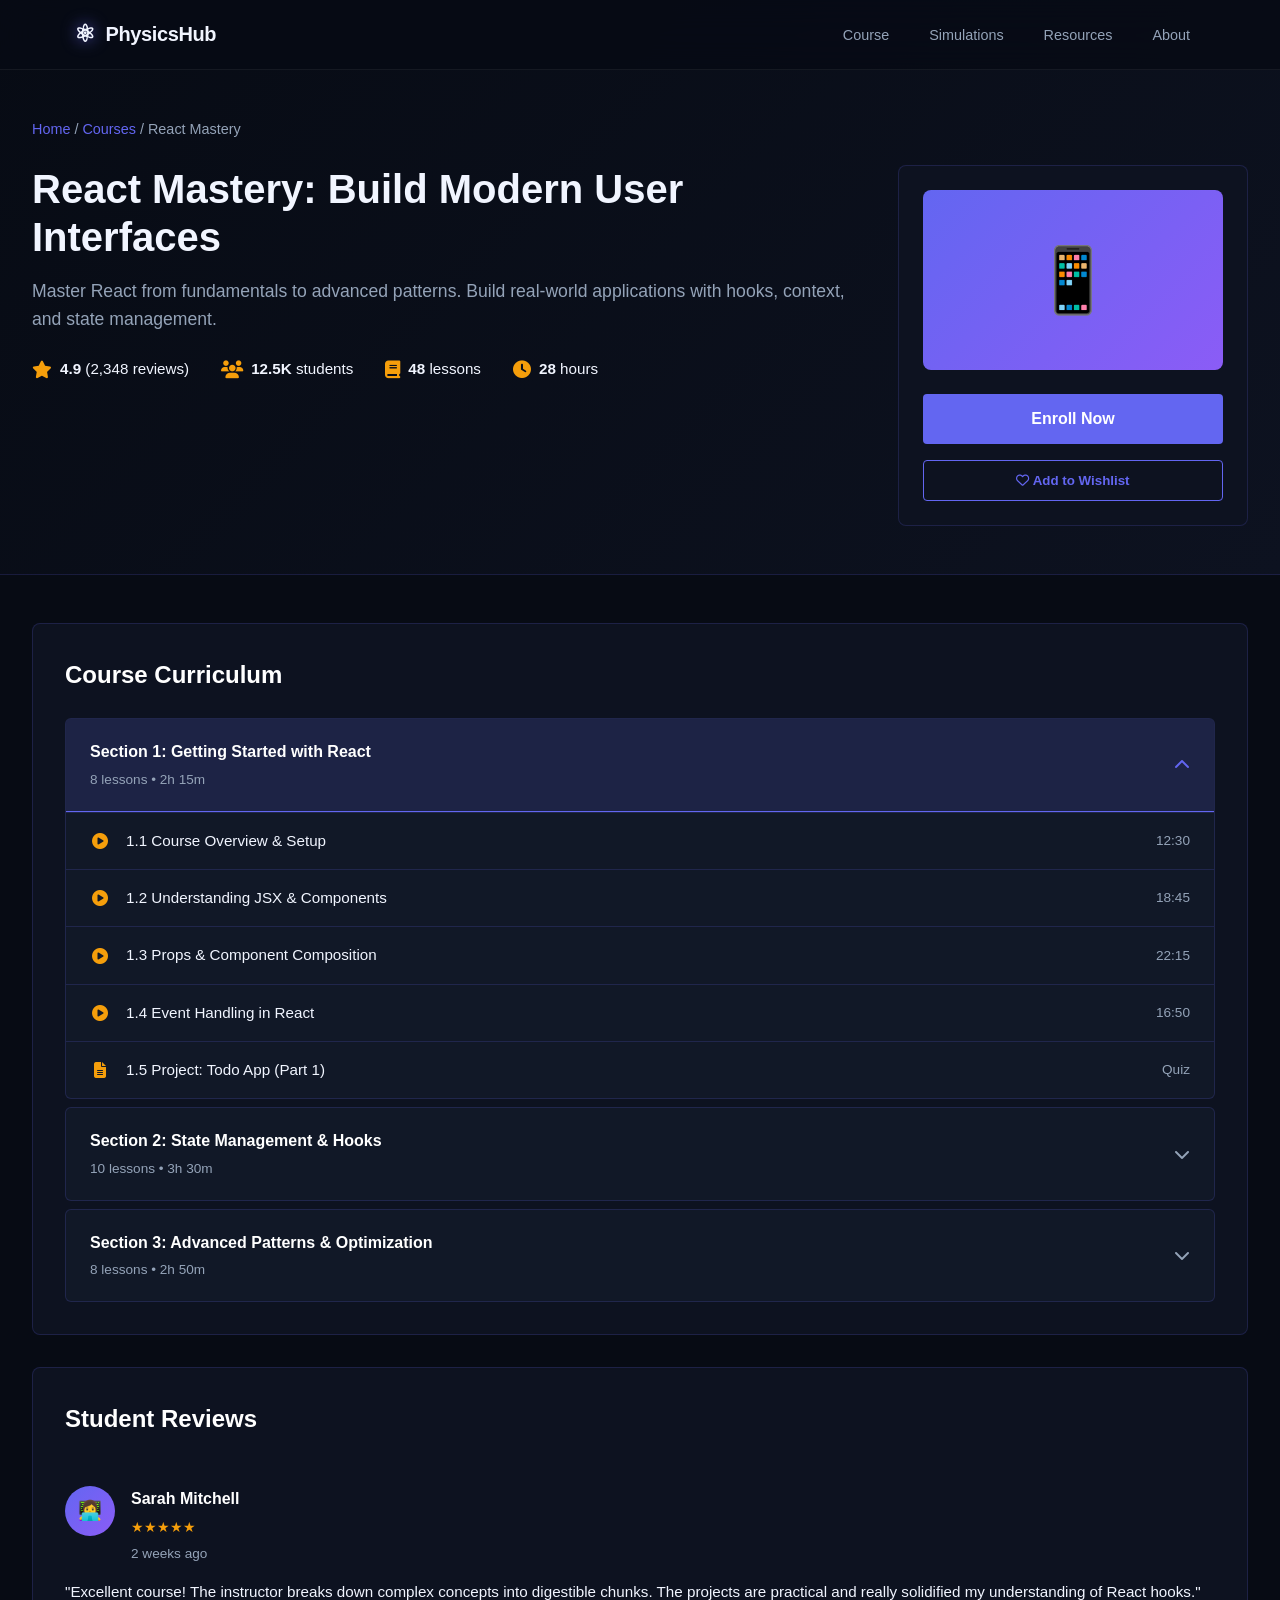
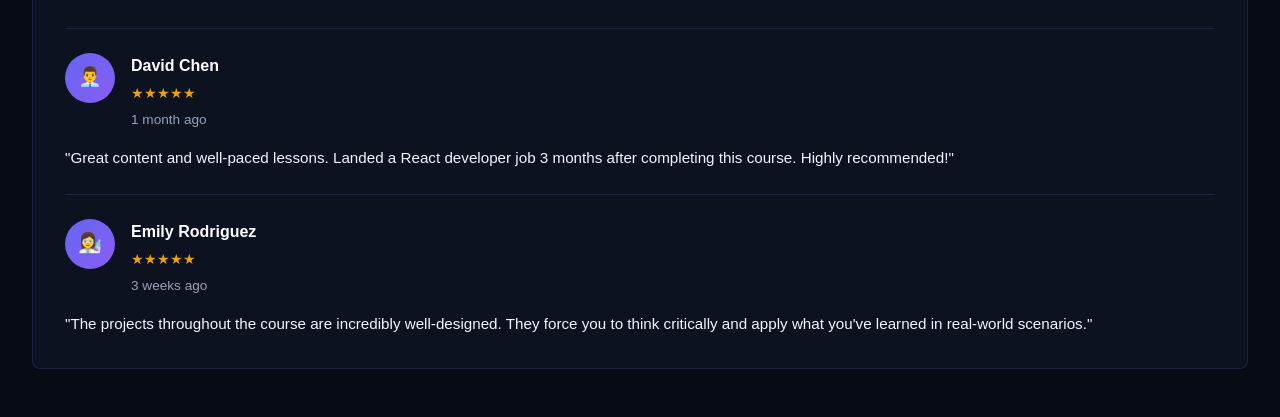
<file: course-detail.html>
<!DOCTYPE html>
<html lang="en">
<head>
    <meta charset="UTF-8">
    <meta name="viewport" content="width=device-width, initial-scale=1.0">
    <title>React Mastery: Build Modern UIs – LearnHub</title>
    <link rel="stylesheet" href="https://cdnjs.cloudflare.com/ajax/libs/font-awesome/6.4.0/css/all.min.css">
    <style>
        * {
            margin: 0;
            padding: 0;
            box-sizing: border-box;
        }

        :root {
            --bg-primary: #070b14;
            --bg-secondary: #0d1220;
            --bg-tertiary: #111827;
            --accent-primary: #6366f1;
            --accent-secondary: #f59e0b;
            --text-primary: #f1f5ff;
            --text-secondary: #94a3b8;
            --border: rgba(99, 102, 241, 0.18);
            --transition: all 0.3s cubic-bezier(0.25, 0.46, 0.45, 0.94);
        }

        :root.light {
            --bg-primary: #f5f5f5;
            --bg-secondary: #ffffff;
            --bg-tertiary: #ebebeb;
            --accent-primary: #4f46e5;
            --accent-secondary: #d97706;
            --text-primary: #1a1a1a;
            --text-secondary: #555555;
            --border: #d0d0d0;
        }

        .theme-toggle {
            width: 38px;
            height: 38px;
            border-radius: 50%;
            background: var(--bg-tertiary);
            border: 1px solid var(--border);
            color: var(--text-primary);
            cursor: pointer;
            display: flex;
            align-items: center;
            justify-content: center;
            font-size: 1rem;
            transition: var(--transition);
            flex-shrink: 0;
        }

        .theme-toggle:hover {
            border-color: var(--accent-primary);
            color: var(--accent-primary);
        }

        body {
            font-family: -apple-system, BlinkMacSystemFont, 'Segoe UI', Roboto, Oxygen, Ubuntu, Cantarell, sans-serif;
            background-color: var(--bg-primary);
            color: var(--text-primary);
            line-height: 1.6;
        }

        /* Navbar */
        .navbar {
            position: fixed;
            top: 0; left: 0; right: 0;
            z-index: 1000;
            height: 70px;
            background: rgba(7, 11, 20, 0.8);
            backdrop-filter: blur(18px);
            border-bottom: 1px solid rgba(255, 255, 255, 0.06);
            transition: background 0.3s, box-shadow 0.3s;
        }

        .navbar.scrolled {
            background: rgba(7, 11, 20, 0.96);
            box-shadow: 0 4px 32px rgba(0, 0, 0, 0.4);
        }

        .nav-container {
            max-width: 1180px;
            margin: 0 auto;
            padding: 0 24px;
            height: 100%;
            display: flex;
            align-items: center;
            justify-content: space-between;
        }

        .nav-logo {
            display: flex;
            align-items: center;
            gap: 10px;
            font-family: 'Space Grotesk', sans-serif;
            font-weight: 700;
            font-size: 1.25rem;
            letter-spacing: -0.02em;
            color: var(--text-primary);
            text-decoration: none;
            transition: opacity 0.2s;
        }

        .nav-logo:hover { opacity: 0.85; }

        .logo-icon {
            font-size: 1.5rem;
            filter: drop-shadow(0 0 8px rgba(99, 102, 241, 0.8));
            animation: atomSpin 12s linear infinite;
        }

        @keyframes atomSpin {
            from { filter: drop-shadow(0 0 8px rgba(99,102,241,0.8)) hue-rotate(0deg); }
            to   { filter: drop-shadow(0 0 8px rgba(139,92,246,0.8)) hue-rotate(360deg); }
        }

        .nav-links {
            display: flex;
            align-items: center;
            gap: 8px;
            list-style: none;
        }

        .nav-link {
            padding: 6px 16px;
            border-radius: 999px;
            font-size: 0.9rem;
            font-weight: 500;
            color: var(--text-secondary);
            transition: color 0.2s, background 0.2s;
            text-decoration: none;
        }

        .nav-link:hover {
            color: var(--text-primary);
            background: rgba(255, 255, 255, 0.07);
        }

        .nav-toggle {
            display: none;
            flex-direction: column;
            gap: 5px;
            padding: 8px;
            background: none;
            border: none;
            cursor: pointer;
        }

        .nav-toggle span {
            display: block;
            width: 22px; height: 2px;
            background: var(--text-primary);
            border-radius: 2px;
            transition: transform 0.3s, opacity 0.3s;
        }

        /* Course Header */
        .course-header {
            background: linear-gradient(135deg, #070b14 0%, #0d1220 100%);
            padding: 3rem 2rem;
            padding-top: calc(70px + 3rem);
            border-bottom: 1px solid var(--border);
        }

        .course-header-container {
            max-width: 1280px;
            margin: 0 auto;
        }

        .breadcrumb {
            color: var(--text-secondary);
            font-size: 0.9rem;
            margin-bottom: 1.5rem;
        }

        .breadcrumb a {
            color: var(--accent-primary);
            text-decoration: none;
            transition: var(--transition);
        }

        .breadcrumb a:hover {
            text-decoration: underline;
        }

        .course-header-content {
            display: grid;
            grid-template-columns: 1fr 350px;
            gap: 2rem;
        }

        .course-header-left h1 {
            font-size: 2.5rem;
            margin-bottom: 1rem;
            line-height: 1.2;
        }

        .course-header-left p {
            font-size: 1.1rem;
            color: var(--text-secondary);
            margin-bottom: 1.5rem;
        }

        .course-header-meta {
            display: flex;
            gap: 2rem;
            margin-bottom: 1.5rem;
            flex-wrap: wrap;
        }

        .meta-item {
            display: flex;
            align-items: center;
            gap: 0.5rem;
        }

        .meta-item i {
            color: var(--accent-secondary);
            font-size: 1.1rem;
        }

        .meta-item span {
            font-size: 0.95rem;
        }

        .course-header-right {
            background-color: var(--bg-secondary);
            border: 1px solid var(--border);
            border-radius: 8px;
            padding: 1.5rem;
            height: fit-content;
            text-align: center;
        }

        .course-thumbnail {
            width: 100%;
            height: 180px;
            background: linear-gradient(135deg, #6366f1, #8b5cf6);
            border-radius: 8px;
            display: flex;
            align-items: center;
            justify-content: center;
            font-size: 4rem;
            margin-bottom: 1.5rem;
        }

        .course-price-large {
            font-size: 2rem;
            font-weight: 700;
            color: var(--accent-primary);
            margin-bottom: 0.5rem;
        }

        .original-price {
            font-size: 0.95rem;
            color: var(--text-secondary);
            text-decoration: line-through;
            margin-bottom: 1rem;
        }

        .btn-enroll {
            width: 100%;
            padding: 1rem;
            background: var(--accent-primary);
            color: white;
            border: none;
            border-radius: 4px;
            font-weight: 600;
            font-size: 1rem;
            cursor: pointer;
            transition: var(--transition);
            margin-bottom: 1rem;
        }

        .btn-enroll:hover {
            background: #4f46e5;
            transform: translateY(-2px);
            box-shadow: 0 8px 20px rgba(99, 102, 241, 0.3);
        }

        .btn-wishlist {
            width: 100%;
            padding: 0.75rem;
            background: transparent;
            color: var(--accent-primary);
            border: 1px solid var(--accent-primary);
            border-radius: 4px;
            font-weight: 600;
            cursor: pointer;
            transition: var(--transition);
        }

        .btn-wishlist:hover {
            background: rgba(99, 102, 241, 0.1);
        }

        /* Main Content */
        .course-content {
            max-width: 1280px;
            margin: 0 auto;
            padding: 3rem 2rem;
            display: grid;
            grid-template-columns: 1fr;
            gap: 2rem;
        }

        .content-left {
            display: flex;
            flex-direction: column;
            gap: 2rem;
        }

        .section-card {
            background-color: var(--bg-secondary);
            border: 1px solid var(--border);
            border-radius: 8px;
            padding: 2rem;
        }

        .section-title {
            font-size: 1.5rem;
            font-weight: 700;
            margin-bottom: 1.5rem;
            color: white;
        }

        /* Video Placeholder */
        .video-placeholder {
            width: 100%;
            aspect-ratio: 16 / 9;
            background: linear-gradient(135deg, rgba(99, 102, 241, 0.3), rgba(139, 92, 246, 0.3));
            border: 2px dashed var(--border);
            border-radius: 8px;
            display: flex;
            flex-direction: column;
            align-items: center;
            justify-content: center;
            gap: 1rem;
            color: var(--text-secondary);
            cursor: pointer;
            transition: var(--transition);
        }

        .video-placeholder:hover {
            border-color: var(--accent-primary);
            background: linear-gradient(135deg, rgba(99, 102, 241, 0.4), rgba(139, 92, 246, 0.4));
        }

        .video-placeholder i {
            font-size: 3rem;
            color: var(--accent-primary);
        }

        /* What You'll Learn */
        .learn-list {
            display: grid;
            grid-template-columns: repeat(auto-fit, minmax(280px, 1fr));
            gap: 1rem;
        }

        .learn-item {
            display: flex;
            gap: 1rem;
            padding: 1rem;
            background-color: var(--bg-tertiary);
            border-radius: 6px;
        }

        .learn-item i {
            color: var(--accent-secondary);
            font-size: 1.2rem;
            flex-shrink: 0;
            margin-top: 2px;
        }

        .learn-item span {
            font-size: 0.95rem;
        }

        /* Curriculum Accordion */
        .curriculum-wrapper {
            display: flex;
            flex-direction: column;
            gap: 0.5rem;
        }

        .curriculum-section {
            background-color: var(--bg-tertiary);
            border: 1px solid var(--border);
            border-radius: 6px;
            overflow: hidden;
        }

        .curriculum-header {
            padding: 1.25rem 1.5rem;
            cursor: pointer;
            display: flex;
            justify-content: space-between;
            align-items: center;
            transition: var(--transition);
        }

        .curriculum-header:hover {
            background-color: rgba(99, 102, 241, 0.1);
        }

        .curriculum-header.active {
            background-color: rgba(99, 102, 241, 0.15);
            border-bottom: 1px solid var(--accent-primary);
        }

        .curriculum-header-left {
            display: flex;
            flex-direction: column;
            gap: 0.25rem;
        }

        .curriculum-title {
            font-weight: 600;
            color: white;
        }

        .curriculum-meta {
            font-size: 0.85rem;
            color: var(--text-secondary);
        }

        .curriculum-icon {
            color: var(--text-secondary);
            transition: transform 0.3s ease;
        }

        .curriculum-header.active .curriculum-icon {
            color: var(--accent-primary);
            transform: rotate(180deg);
        }

        .curriculum-content {
            max-height: 0;
            overflow: hidden;
            transition: max-height 0.35s ease;
        }

        .curriculum-content.active {
            max-height: 600px;
        }

        .curriculum-item {
            padding: 1rem 1.5rem;
            border-top: 1px solid var(--border);
            display: flex;
            gap: 1rem;
            align-items: center;
        }

        .curriculum-item-icon {
            color: var(--accent-secondary);
            font-size: 1rem;
            width: 20px;
            text-align: center;
        }

        .curriculum-item-title {
            flex: 1;
            color: var(--text-primary);
            font-size: 0.95rem;
        }

        .curriculum-item-duration {
            color: var(--text-secondary);
            font-size: 0.85rem;
        }

        /* Instructor Card (Sidebar) */
        .instructor-card {
            background-color: var(--bg-secondary);
            border: 1px solid var(--border);
            border-radius: 8px;
            padding: 1.5rem;
            height: fit-content;
            position: sticky;
            top: 80px;
        }

        .instructor-header {
            text-align: center;
            margin-bottom: 1.5rem;
        }

        .instructor-avatar {
            width: 80px;
            height: 80px;
            border-radius: 50%;
            background: linear-gradient(135deg, #6366f1, #8b5cf6);
            display: flex;
            align-items: center;
            justify-content: center;
            font-size: 2.5rem;
            margin: 0 auto 1rem;
        }

        .instructor-name {
            font-weight: 600;
            color: white;
            margin-bottom: 0.25rem;
            font-size: 1.1rem;
        }

        .instructor-title {
            font-size: 0.9rem;
            color: var(--text-secondary);
            margin-bottom: 1rem;
        }

        .instructor-bio {
            font-size: 0.85rem;
            color: var(--text-secondary);
            line-height: 1.5;
            border-top: 1px solid var(--border);
            border-bottom: 1px solid var(--border);
            padding: 1rem 0;
            margin-bottom: 1rem;
        }

        .instructor-stats {
            display: grid;
            grid-template-columns: 1fr 1fr;
            gap: 1rem;
            margin-bottom: 1rem;
        }

        .stat-item {
            text-align: center;
            padding: 1rem;
            background-color: var(--bg-tertiary);
            border-radius: 6px;
        }

        .stat-value {
            font-size: 1.25rem;
            font-weight: 700;
            color: var(--accent-primary);
        }

        .stat-label {
            font-size: 0.75rem;
            color: var(--text-secondary);
            text-transform: uppercase;
            margin-top: 0.25rem;
        }

        .btn-follow {
            width: 100%;
            padding: 0.75rem;
            background: transparent;
            color: var(--accent-primary);
            border: 1px solid var(--accent-primary);
            border-radius: 4px;
            font-weight: 600;
            cursor: pointer;
            transition: var(--transition);
        }

        .btn-follow:hover {
            background: rgba(99, 102, 241, 0.1);
        }

        /* Reviews */
        .review-item {
            padding: 1.5rem 0;
            border-bottom: 1px solid var(--border);
        }

        .review-item:last-child {
            border-bottom: none;
            padding-bottom: 0;
        }

        .review-item:first-child {
            padding-top: 0;
        }

        .review-header {
            display: flex;
            gap: 1rem;
            margin-bottom: 1rem;
        }

        .review-avatar {
            width: 50px;
            height: 50px;
            border-radius: 50%;
            background: linear-gradient(135deg, #6366f1, #8b5cf6);
            display: flex;
            align-items: center;
            justify-content: center;
            color: white;
            font-size: 1.2rem;
            flex-shrink: 0;
        }

        .review-info {
            flex: 1;
        }

        .review-name {
            font-weight: 600;
            color: white;
            margin-bottom: 0.25rem;
        }

        .review-stars {
            color: var(--accent-secondary);
            font-size: 0.9rem;
            margin-bottom: 0.25rem;
        }

        .review-date {
            font-size: 0.85rem;
            color: var(--text-secondary);
        }

        .review-text {
            color: var(--text-primary);
            font-size: 0.95rem;
            line-height: 1.5;
        }

        /* Responsive */
        @media (max-width: 900px) {
            .course-header-content {
                grid-template-columns: 1fr;
            }

            .course-content {
                grid-template-columns: 1fr;
            }

            .course-header-left h1 {
                font-size: 1.75rem;
            }

            .instructor-card {
                position: static;
            }

            .learn-list {
                grid-template-columns: 1fr;
            }
        }
    </style>
</head>
<body>
  <!-- ===================== NAVIGATION ===================== -->
  <nav class="navbar" id="navbar">
    <div class="nav-container">
      <a href="main.html" class="nav-logo">
        <span class="logo-icon">⚛</span>
        <span class="logo-text">PhysicsHub</span>
      </a>
      <ul class="nav-links" id="navLinks">
        <li><a href="main-course.html" class="nav-link">Course</a></li>
        <li><a href="simulations.html" class="nav-link">Simulations</a></li>
        <li><a href="main-course.html#resources" class="nav-link">Resources</a></li>
        <li><a href="main-course.html#about" class="nav-link">About</a></li>
      </ul>
      <button class="nav-toggle" id="navToggle" aria-label="Toggle menu">
        <span></span><span></span><span></span>
      </button>
    </div>
  </nav>

    <!-- Course Header -->
    <section class="course-header">
        <div class="course-header-container">
            <div class="breadcrumb">
                <a href="main-course.html">Home</a> / <a href="main-course.html#courses">Courses</a> / React Mastery
            </div>
            <div class="course-header-content">
                <div class="course-header-left">
                    <h1>React Mastery: Build Modern User Interfaces</h1>
                    <p>Master React from fundamentals to advanced patterns. Build real-world applications with hooks, context, and state management.</p>
                    <div class="course-header-meta">
                        <div class="meta-item">
                            <i class="fas fa-star"></i>
                            <span><strong>4.9</strong> (2,348 reviews)</span>
                        </div>
                        <div class="meta-item">
                            <i class="fas fa-users"></i>
                            <span><strong>12.5K</strong> students</span>
                        </div>
                        <div class="meta-item">
                            <i class="fas fa-book"></i>
                            <span><strong>48</strong> lessons</span>
                        </div>
                        <div class="meta-item">
                            <i class="fas fa-clock"></i>
                            <span><strong>28</strong> hours</span>
                        </div>
                    </div>
                </div>
                <div class="course-header-right">
                    <div class="course-thumbnail">📱</div>
                    <button class="btn-enroll">Enroll Now</button>
                    <button class="btn-wishlist"><i class="far fa-heart"></i> Add to Wishlist</button>
                </div>
            </div>
        </div>
    </section>

    <!-- Course Content + Sidebar -->
    <div class="course-content">
        <div class="content-left">

            <!-- Curriculum -->
            <div class="section-card">
                <h3 class="section-title">Course Curriculum</h3>
                <div class="curriculum-wrapper">

                    <div class="curriculum-section">
                        <div class="curriculum-header active" onclick="toggleCurriculum(this)">
                            <div class="curriculum-header-left">
                                <div class="curriculum-title">Section 1: Getting Started with React</div>
                                <div class="curriculum-meta">8 lessons • 2h 15m</div>
                            </div>
                            <i class="fas fa-chevron-down curriculum-icon"></i>
                        </div>
                        <div class="curriculum-content active">
                            <div class="curriculum-item">
                                <i class="fas fa-play-circle curriculum-item-icon"></i>
                                <span class="curriculum-item-title">1.1 Course Overview & Setup</span>
                                <span class="curriculum-item-duration">12:30</span>
                            </div>
                            <div class="curriculum-item">
                                <i class="fas fa-play-circle curriculum-item-icon"></i>
                                <span class="curriculum-item-title">1.2 Understanding JSX & Components</span>
                                <span class="curriculum-item-duration">18:45</span>
                            </div>
                            <div class="curriculum-item">
                                <i class="fas fa-play-circle curriculum-item-icon"></i>
                                <span class="curriculum-item-title">1.3 Props & Component Composition</span>
                                <span class="curriculum-item-duration">22:15</span>
                            </div>
                            <div class="curriculum-item">
                                <i class="fas fa-play-circle curriculum-item-icon"></i>
                                <span class="curriculum-item-title">1.4 Event Handling in React</span>
                                <span class="curriculum-item-duration">16:50</span>
                            </div>
                            <div class="curriculum-item">
                                <i class="fas fa-file-alt curriculum-item-icon"></i>
                                <span class="curriculum-item-title">1.5 Project: Todo App (Part 1)</span>
                                <span class="curriculum-item-duration">Quiz</span>
                            </div>
                        </div>
                    </div>

                    <div class="curriculum-section">
                        <div class="curriculum-header" onclick="toggleCurriculum(this)">
                            <div class="curriculum-header-left">
                                <div class="curriculum-title">Section 2: State Management & Hooks</div>
                                <div class="curriculum-meta">10 lessons • 3h 30m</div>
                            </div>
                            <i class="fas fa-chevron-down curriculum-icon"></i>
                        </div>
                        <div class="curriculum-content">
                            <div class="curriculum-item">
                                <i class="fas fa-play-circle curriculum-item-icon"></i>
                                <span class="curriculum-item-title">2.1 Introduction to Hooks</span>
                                <span class="curriculum-item-duration">20:00</span>
                            </div>
                            <div class="curriculum-item">
                                <i class="fas fa-play-circle curriculum-item-icon"></i>
                                <span class="curriculum-item-title">2.2 useState Hook Explained</span>
                                <span class="curriculum-item-duration">25:30</span>
                            </div>
                            <div class="curriculum-item">
                                <i class="fas fa-play-circle curriculum-item-icon"></i>
                                <span class="curriculum-item-title">2.3 useEffect & Side Effects</span>
                                <span class="curriculum-item-duration">28:15</span>
                            </div>
                            <div class="curriculum-item">
                                <i class="fas fa-play-circle curriculum-item-icon"></i>
                                <span class="curriculum-item-title">2.4 Custom Hooks</span>
                                <span class="curriculum-item-duration">19:45</span>
                            </div>
                        </div>
                    </div>

                    <div class="curriculum-section">
                        <div class="curriculum-header" onclick="toggleCurriculum(this)">
                            <div class="curriculum-header-left">
                                <div class="curriculum-title">Section 3: Advanced Patterns & Optimization</div>
                                <div class="curriculum-meta">8 lessons • 2h 50m</div>
                            </div>
                            <i class="fas fa-chevron-down curriculum-icon"></i>
                        </div>
                        <div class="curriculum-content">
                            <div class="curriculum-item">
                                <i class="fas fa-play-circle curriculum-item-icon"></i>
                                <span class="curriculum-item-title">3.1 Context API & Provider Pattern</span>
                                <span class="curriculum-item-duration">24:00</span>
                            </div>
                            <div class="curriculum-item">
                                <i class="fas fa-play-circle curriculum-item-icon"></i>
                                <span class="curriculum-item-title">3.2 Memoization with useMemo & useCallback</span>
                                <span class="curriculum-item-duration">22:10</span>
                            </div>
                            <div class="curriculum-item">
                                <i class="fas fa-play-circle curriculum-item-icon"></i>
                                <span class="curriculum-item-title">3.3 Error Boundaries & Suspense</span>
                                <span class="curriculum-item-duration">18:30</span>
                            </div>
                        </div>
                    </div>

                </div>
            </div>

            <!-- Reviews -->
            <div class="section-card">
                <h3 class="section-title">Student Reviews</h3>

                <div class="review-item">
                    <div class="review-header">
                        <div class="review-avatar">👩‍💻</div>
                        <div class="review-info">
                            <div class="review-name">Sarah Mitchell</div>
                            <div class="review-stars">★★★★★</div>
                            <div class="review-date">2 weeks ago</div>
                        </div>
                    </div>
                    <div class="review-text">"Excellent course! The instructor breaks down complex concepts into digestible chunks. The projects are practical and really solidified my understanding of React hooks."</div>
                </div>

                <div class="review-item">
                    <div class="review-header">
                        <div class="review-avatar">👨‍💼</div>
                        <div class="review-info">
                            <div class="review-name">David Chen</div>
                            <div class="review-stars">★★★★★</div>
                            <div class="review-date">1 month ago</div>
                        </div>
                    </div>
                    <div class="review-text">"Great content and well-paced lessons. Landed a React developer job 3 months after completing this course. Highly recommended!"</div>
                </div>

                <div class="review-item">
                    <div class="review-header">
                        <div class="review-avatar">👩‍🔬</div>
                        <div class="review-info">
                            <div class="review-name">Emily Rodriguez</div>
                            <div class="review-stars">★★★★★</div>
                            <div class="review-date">3 weeks ago</div>
                        </div>
                    </div>
                    <div class="review-text">"The projects throughout the course are incredibly well-designed. They force you to think critically and apply what you've learned in real-world scenarios."</div>
                </div>
            </div>

        </div>

    </div>

    <script>
        // Theme — syncs with landing page via localStorage
        const root = document.documentElement;
        const savedTheme = localStorage.getItem('learnhub-theme') || 'dark';
        if (savedTheme === 'light') root.classList.add('light');
        function updateThemeIcon() {
            const isLight = root.classList.contains('light');
            document.getElementById('themeIcon').className = isLight ? 'fas fa-moon' : 'fas fa-sun';
        }
        updateThemeIcon();
        function toggleTheme() {
            root.classList.toggle('light');
            localStorage.setItem('learnhub-theme', root.classList.contains('light') ? 'light' : 'dark');
            updateThemeIcon();
        }

        function toggleCurriculum(header) {
            const content = header.nextElementSibling;
            const isActive = header.classList.contains('active');

            document.querySelectorAll('.curriculum-header').forEach(h => {
                h.classList.remove('active');
                h.nextElementSibling.classList.remove('active');
            });

            if (!isActive) {
                header.classList.add('active');
                content.classList.add('active');
            }
        }
    </script>
</body>
</html>
</file>
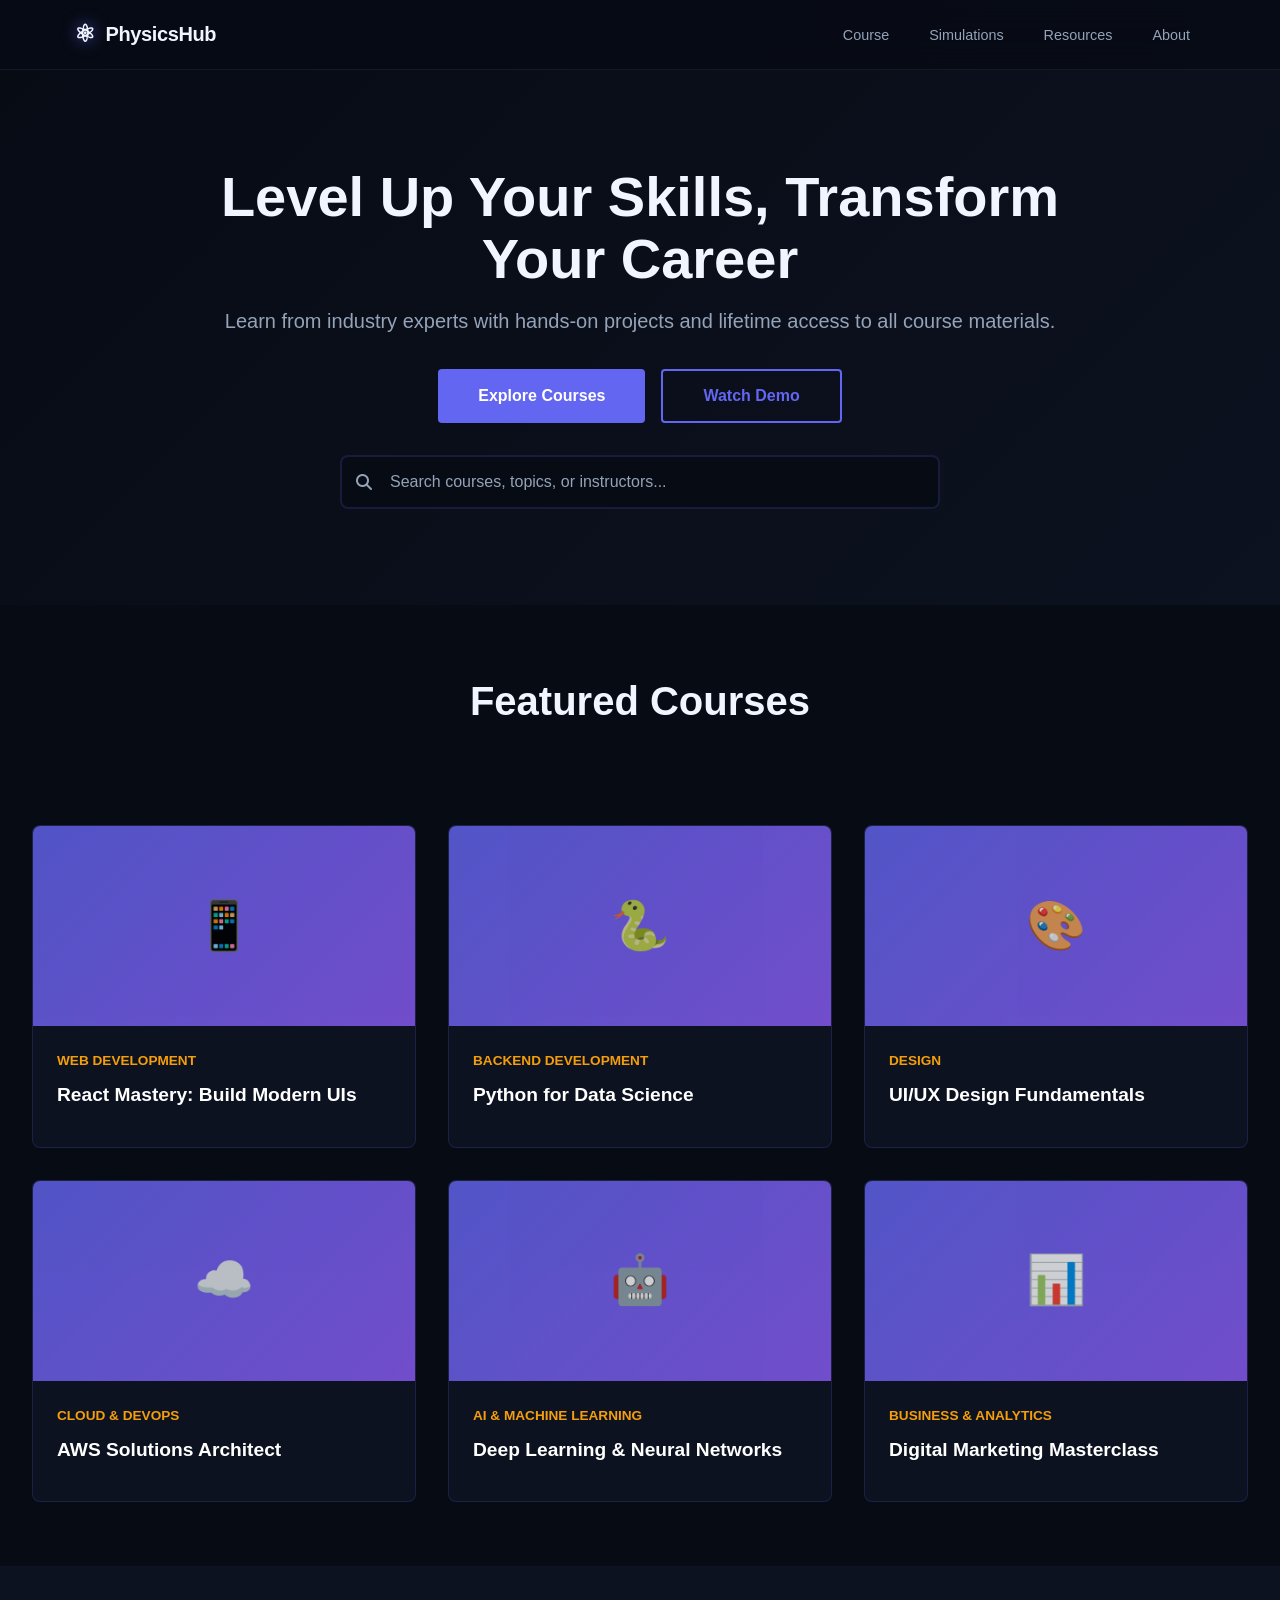
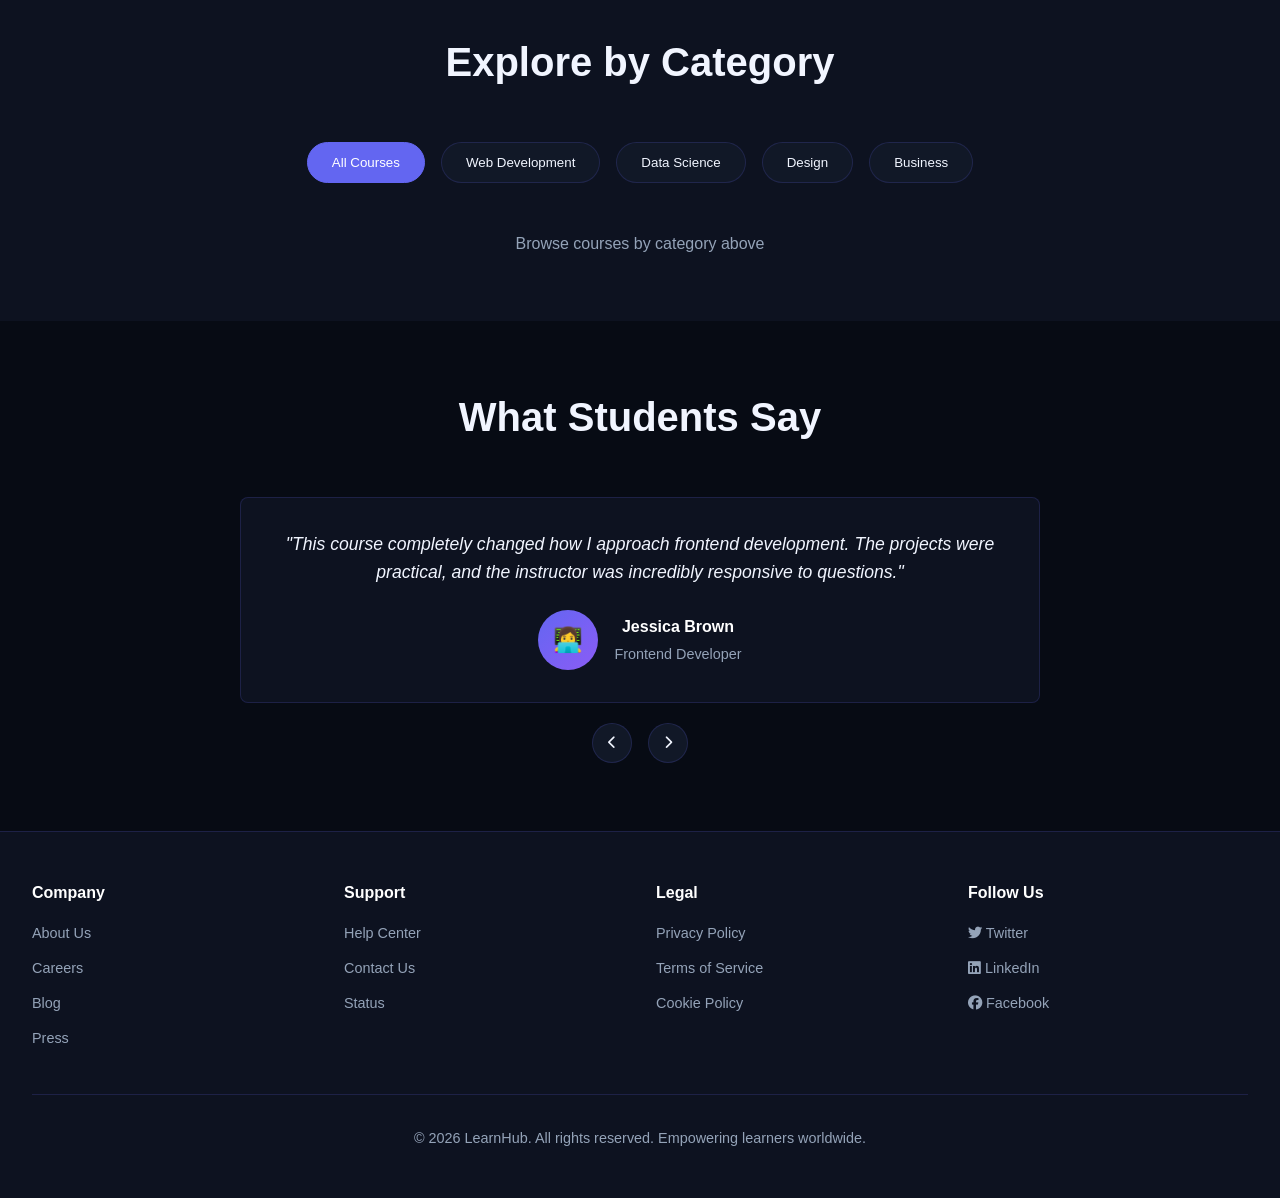
<file: main-course.html>
<!DOCTYPE html>
<html lang="en">
<head>
    <meta charset="UTF-8">
    <meta name="viewport" content="width=device-width, initial-scale=1.0">
    <title>LearnHub – Online Course Platform</title>
    <link rel="stylesheet" href="https://cdnjs.cloudflare.com/ajax/libs/font-awesome/6.4.0/css/all.min.css">
    <style>
        * {
            margin: 0;
            padding: 0;
            box-sizing: border-box;
        }

        :root {
            --bg-primary: #070b14;
            --bg-secondary: #0d1220;
            --bg-tertiary: #111827;
            --accent-primary: #6366f1;
            --accent-secondary: #f59e0b;
            --text-primary: #f1f5ff;
            --text-secondary: #94a3b8;
            --border: rgba(99, 102, 241, 0.18);
            --shadow: 0 8px 24px rgba(0, 0, 0, 0.4);
            --transition: all 0.3s cubic-bezier(0.25, 0.46, 0.45, 0.94);
        }

        :root.light {
            --bg-primary: #f5f5f5;
            --bg-secondary: #ffffff;
            --bg-tertiary: #ebebeb;
            --accent-primary: #4f46e5;
            --accent-secondary: #d97706;
            --text-primary: #1a1a1a;
            --text-secondary: #555555;
            --border: #d0d0d0;
            --shadow: 0 8px 24px rgba(0, 0, 0, 0.1);
        }

        /* Theme toggle button */
        .theme-toggle {
            width: 38px;
            height: 38px;
            border-radius: 50%;
            background: var(--bg-tertiary);
            border: 1px solid var(--border);
            color: var(--text-primary);
            cursor: pointer;
            display: flex;
            align-items: center;
            justify-content: center;
            font-size: 1rem;
            transition: var(--transition);
            flex-shrink: 0;
        }

        .theme-toggle:hover {
            border-color: var(--accent-primary);
            color: var(--accent-primary);
        }

        body {
            font-family: -apple-system, BlinkMacSystemFont, 'Segoe UI', Roboto, Oxygen, Ubuntu, Cantarell, sans-serif;
            background-color: var(--bg-primary);
            color: var(--text-primary);
            line-height: 1.6;
        }

        /* Navbar */
        .navbar {
            position: fixed;
            top: 0; left: 0; right: 0;
            z-index: 1000;
            height: 70px;
            background: rgba(7, 11, 20, 0.8);
            backdrop-filter: blur(18px);
            border-bottom: 1px solid rgba(255, 255, 255, 0.06);
            transition: background 0.3s, box-shadow 0.3s;
        }

        .navbar.scrolled {
            background: rgba(7, 11, 20, 0.96);
            box-shadow: 0 4px 32px rgba(0, 0, 0, 0.4);
        }

        .nav-container {
            max-width: 1180px;
            margin: 0 auto;
            padding: 0 24px;
            height: 100%;
            display: flex;
            align-items: center;
            justify-content: space-between;
        }

        .nav-logo {
            display: flex;
            align-items: center;
            gap: 10px;
            font-family: 'Space Grotesk', sans-serif;
            font-weight: 700;
            font-size: 1.25rem;
            letter-spacing: -0.02em;
            transition: opacity 0.2s;
            color: var(--text-primary);
            text-decoration: none;
        }

        .nav-logo:hover { opacity: 0.85; }

        .logo-icon {
            font-size: 1.5rem;
            filter: drop-shadow(0 0 8px rgba(99, 102, 241, 0.8));
            animation: atomSpin 12s linear infinite;
        }

        @keyframes atomSpin {
            from { filter: drop-shadow(0 0 8px rgba(99,102,241,0.8)) hue-rotate(0deg); }
            to   { filter: drop-shadow(0 0 8px rgba(139,92,246,0.8)) hue-rotate(360deg); }
        }

        .nav-links {
            display: flex;
            align-items: center;
            gap: 8px;
            list-style: none;
        }

        .nav-link {
            padding: 6px 16px;
            border-radius: 999px;
            font-size: 0.9rem;
            font-weight: 500;
            color: var(--text-secondary);
            transition: color 0.2s, background 0.2s;
            text-decoration: none;
        }

        .nav-link:hover {
            color: var(--text-primary);
            background: rgba(255, 255, 255, 0.07);
        }

        .nav-toggle {
            display: none;
            flex-direction: column;
            gap: 5px;
            padding: 8px;
            background: none;
            border: none;
            cursor: pointer;
        }

        .nav-toggle span {
            display: block;
            width: 22px; height: 2px;
            background: var(--text-primary);
            border-radius: 2px;
            transition: transform 0.3s, opacity 0.3s;
        }

        /* Hero Section — offset for fixed nav */
        .hero {
            background: linear-gradient(135deg, #070b14 0%, #0d1220 100%);
            padding: 6rem 2rem;
            padding-top: calc(70px + 6rem);
            text-align: center;
        }

        .hero-container {
            max-width: 900px;
            margin: 0 auto;
        }

        .hero h1 {
            font-size: 3.5rem;
            font-weight: 700;
            margin-bottom: 1rem;
            line-height: 1.1;
        }

        .hero p {
            font-size: 1.25rem;
            color: var(--text-secondary);
            margin-bottom: 2rem;
        }

        .hero-cta {
            display: flex;
            gap: 1rem;
            justify-content: center;
        }

        /* Search Bar */
        .search-wrapper {
            max-width: 600px;
            margin: 2rem auto 0;
            position: relative;
        }

        .search-input {
            width: 100%;
            padding: 1rem 1.25rem 1rem 3rem;
            background-color: var(--bg-primary);
            border: 2px solid var(--border);
            border-radius: 8px;
            color: var(--text-primary);
            font-size: 1rem;
            transition: var(--transition);
            outline: none;
        }

        .search-input:focus {
            border-color: var(--accent-primary);
            box-shadow: 0 0 0 3px rgba(99, 102, 241, 0.15);
        }

        .search-input::placeholder {
            color: var(--text-secondary);
        }

        .search-icon {
            position: absolute;
            left: 1rem;
            top: 50%;
            transform: translateY(-50%);
            color: var(--text-secondary);
            pointer-events: none;
        }

        .search-clear {
            position: absolute;
            right: 1rem;
            top: 50%;
            transform: translateY(-50%);
            background: none;
            border: none;
            color: var(--text-secondary);
            cursor: pointer;
            padding: 0.25rem;
            display: none;
            font-size: 0.9rem;
        }

        .search-clear:hover {
            color: var(--accent-primary);
        }

        .no-results {
            text-align: center;
            padding: 3rem;
            color: var(--text-secondary);
            display: none;
            grid-column: 1 / -1;
        }

        .no-results i {
            font-size: 2.5rem;
            margin-bottom: 1rem;
            color: var(--border);
            display: block;
        }

        .search-count {
            text-align: center;
            color: var(--text-secondary);
            font-size: 0.9rem;
            margin-bottom: 1.5rem;
            min-height: 1.4em;
        }

        .btn-primary {
            padding: 1rem 2.5rem;
            background: var(--accent-primary);
            color: white;
            border: none;
            border-radius: 4px;
            font-size: 1rem;
            font-weight: 600;
            cursor: pointer;
            transition: var(--transition);
        }

        .btn-primary:hover {
            background: #4f46e5;
            transform: translateY(-3px);
            box-shadow: 0 12px 28px rgba(99, 102, 241, 0.35);
        }

        .btn-secondary {
            padding: 1rem 2.5rem;
            background: transparent;
            color: var(--accent-primary);
            border: 2px solid var(--accent-primary);
            border-radius: 4px;
            font-size: 1rem;
            font-weight: 600;
            cursor: pointer;
            transition: var(--transition);
        }

        .btn-secondary:hover {
            background: rgba(99, 102, 241, 0.1);
            transform: translateY(-3px);
        }

        /* Section Container */
        .section {
            max-width: 1280px;
            margin: 0 auto;
            padding: 4rem 2rem;
        }

        .section-title {
            font-size: 2.5rem;
            font-weight: 700;
            margin-bottom: 3rem;
            text-align: center;
        }

        /* Featured Courses */
        .featured-courses {
            background-color: var(--bg-primary);
        }

        .course-grid {
            display: grid;
            grid-template-columns: repeat(auto-fit, minmax(300px, 1fr));
            gap: 2rem;
        }

        .course-card {
            background-color: var(--bg-secondary);
            border: 1px solid var(--border);
            border-radius: 8px;
            overflow: hidden;
            cursor: pointer;
            transition: var(--transition);
            display: flex;
            flex-direction: column;
        }

        .course-card:hover {
            border-color: var(--accent-primary);
            transform: translateY(-8px);
            box-shadow: 0 16px 32px rgba(99, 102, 241, 0.2);
        }

        .course-image {
            width: 100%;
            height: 200px;
            background: linear-gradient(135deg, #6366f1, #8b5cf6);
            display: flex;
            align-items: center;
            justify-content: center;
            font-size: 3rem;
            color: white;
            opacity: 0.8;
        }

        .course-content {
            padding: 1.5rem;
            flex: 1;
            display: flex;
            flex-direction: column;
        }

        .course-category {
            font-size: 0.85rem;
            color: var(--accent-secondary);
            text-transform: uppercase;
            font-weight: 600;
            margin-bottom: 0.5rem;
        }

        .course-title {
            font-size: 1.2rem;
            font-weight: 600;
            margin-bottom: 0.75rem;
            color: white;
        }

        .course-instructor {
            font-size: 0.9rem;
            color: var(--text-secondary);
            margin-bottom: 1rem;
        }

        .course-meta {
            display: flex;
            justify-content: space-between;
            align-items: center;
            margin-bottom: 1rem;
            flex: 1;
        }

        .course-rating {
            display: flex;
            align-items: center;
            gap: 0.3rem;
        }

        .star {
            color: var(--accent-secondary);
        }

        .course-students {
            font-size: 0.85rem;
            color: var(--text-secondary);
        }

        .course-price {
            font-size: 1.5rem;
            font-weight: 700;
            color: var(--accent-primary);
        }

        /* Categories Section */
        .categories-section {
            background-color: var(--bg-secondary);
        }

        .category-tabs {
            display: flex;
            justify-content: center;
            gap: 1rem;
            margin-bottom: 3rem;
            flex-wrap: wrap;
        }

        .category-btn {
            padding: 0.75rem 1.5rem;
            background-color: var(--bg-tertiary);
            color: var(--text-primary);
            border: 1px solid var(--border);
            border-radius: 25px;
            cursor: pointer;
            transition: var(--transition);
            font-weight: 500;
        }

        .category-btn:hover,
        .category-btn.active {
            background-color: var(--accent-primary);
            color: white;
            border-color: var(--accent-primary);
        }

        /* Testimonials */
        .testimonials-section {
            background-color: var(--bg-primary);
        }

        .testimonial-carousel {
            position: relative;
            max-width: 800px;
            margin: 0 auto;
        }

        .testimonial-card {
            background-color: var(--bg-secondary);
            border: 1px solid var(--border);
            padding: 2rem;
            border-radius: 8px;
            text-align: center;
        }

        .testimonial-text {
            font-size: 1.1rem;
            margin-bottom: 1.5rem;
            color: var(--text-primary);
            font-style: italic;
        }

        .testimonial-author {
            display: flex;
            justify-content: center;
            align-items: center;
            gap: 1rem;
        }

        .testimonial-avatar {
            width: 60px;
            height: 60px;
            border-radius: 50%;
            background: linear-gradient(135deg, #6366f1, #8b5cf6);
            display: flex;
            align-items: center;
            justify-content: center;
            font-size: 1.5rem;
            color: white;
        }

        .testimonial-info h4 {
            color: white;
            margin-bottom: 0.25rem;
        }

        .testimonial-info p {
            font-size: 0.9rem;
            color: var(--text-secondary);
        }

        .carousel-nav {
            position: absolute;
            bottom: -60px;
            left: 50%;
            transform: translateX(-50%);
            display: flex;
            gap: 1rem;
        }

        .carousel-btn {
            width: 40px;
            height: 40px;
            border-radius: 50%;
            background-color: var(--bg-tertiary);
            border: 1px solid var(--border);
            color: var(--text-primary);
            cursor: pointer;
            transition: var(--transition);
            display: flex;
            align-items: center;
            justify-content: center;
        }

        .carousel-btn:hover {
            background-color: var(--accent-primary);
            border-color: var(--accent-primary);
            color: white;
        }

        /* Footer */
        footer {
            background-color: var(--bg-secondary);
            border-top: 1px solid var(--border);
            padding: 3rem 2rem;
            margin-top: 4rem;
        }

        .footer-container {
            max-width: 1280px;
            margin: 0 auto;
            display: grid;
            grid-template-columns: repeat(auto-fit, minmax(200px, 1fr));
            gap: 2rem;
            margin-bottom: 2rem;
        }

        .footer-col h4 {
            color: white;
            margin-bottom: 1rem;
            font-weight: 600;
        }

        .footer-col ul {
            list-style: none;
        }

        .footer-col a {
            color: var(--text-secondary);
            text-decoration: none;
            font-size: 0.9rem;
            transition: var(--transition);
            display: block;
            margin-bottom: 0.75rem;
        }

        .footer-col a:hover {
            color: var(--accent-primary);
        }

        .footer-bottom {
            border-top: 1px solid var(--border);
            padding-top: 2rem;
            text-align: center;
            color: var(--text-secondary);
            font-size: 0.9rem;
        }

        /* Responsive */
        @media (max-width: 768px) {
            .hero h1 {
                font-size: 2.5rem;
            }

            .hero p {
                font-size: 1rem;
            }

            .hero-cta {
                flex-direction: column;
            }

            .nav-links {
                display: none;
            }

            .section-title {
                font-size: 1.75rem;
            }

            .course-grid {
                grid-template-columns: 1fr;
            }

            .category-tabs {
                gap: 0.5rem;
            }

            .category-btn {
                padding: 0.5rem 1rem;
                font-size: 0.9rem;
            }
        }
    </style>
</head>
<body>
  <!-- ===================== NAVIGATION ===================== -->
  <nav class="navbar" id="navbar">
    <div class="nav-container">
      <a href="main.html" class="nav-logo">
        <span class="logo-icon">⚛</span>
        <span class="logo-text">PhysicsHub</span>
      </a>
      <ul class="nav-links" id="navLinks">
        <li><a href="main-course.html" class="nav-link">Course</a></li>
        <li><a href="simulations.html" class="nav-link">Simulations</a></li>
        <li><a href="#resources" class="nav-link">Resources</a></li>
        <li><a href="#about" class="nav-link">About</a></li>
      </ul>
      <button class="nav-toggle" id="navToggle" aria-label="Toggle menu">
        <span></span><span></span><span></span>
      </button>
    </div>
  </nav>

    <!-- Hero Section -->
    <section class="hero">
        <div class="hero-container">
            <h1>Level Up Your Skills, Transform Your Career</h1>
            <p>Learn from industry experts with hands-on projects and lifetime access to all course materials.</p>
            <div class="hero-cta">
                <button class="btn-primary" onclick="window.location.href='course-detail.html'">Explore Courses</button>
                <button class="btn-secondary">Watch Demo</button>
            </div>
            <div class="search-wrapper">
                <i class="fas fa-search search-icon"></i>
                <input
                    type="text"
                    class="search-input"
                    id="courseSearch"
                    placeholder="Search courses, topics, or instructors..."
                    oninput="handleSearch(this.value)"
                    autocomplete="off"
                />
                <button class="search-clear" id="searchClear" onclick="clearSearch()" title="Clear search">
                    <i class="fas fa-times"></i>
                </button>
            </div>
        </div>
    </section>

    <!-- Featured Courses -->
    <section class="featured-courses" id="courses">
        <div class="section">
            <h2 class="section-title">Featured Courses</h2>
            <div class="search-count" id="searchCount"></div>
            <div class="course-grid">
                <div class="course-card" onclick="goToCourseDetail()" data-search="react mastery build modern uis web development sarah johnson">
                    <div class="course-image">📱</div>
                    <div class="course-content">
                        <span class="course-category">Web Development</span>
                        <h3 class="course-title">React Mastery: Build Modern UIs</h3>
                    </div>
                </div>

                <div class="course-card" onclick="goToCourseDetail()" data-search="python data science backend development marcus chen">
                    <div class="course-image">🐍</div>
                    <div class="course-content">
                        <span class="course-category">Backend Development</span>
                        <h3 class="course-title">Python for Data Science</h3>
                    </div>
                </div>

                <div class="course-card" onclick="goToCourseDetail()" data-search="ui ux design fundamentals emma rodriguez">
                    <div class="course-image">🎨</div>
                    <div class="course-content">
                        <span class="course-category">Design</span>
                        <h3 class="course-title">UI/UX Design Fundamentals</h3>
                    </div>
                </div>

                <div class="course-card" onclick="goToCourseDetail()" data-search="aws solutions architect cloud devops david thompson">
                    <div class="course-image">☁️</div>
                    <div class="course-content">
                        <span class="course-category">Cloud & DevOps</span>
                        <h3 class="course-title">AWS Solutions Architect</h3>
                    </div>
                </div>

                <div class="course-card" onclick="goToCourseDetail()" data-search="deep learning neural networks ai machine learning priya kapoor">
                    <div class="course-image">🤖</div>
                    <div class="course-content">
                        <span class="course-category">AI & Machine Learning</span>
                        <h3 class="course-title">Deep Learning & Neural Networks</h3>
                    </div>
                </div>

                <div class="course-card" onclick="goToCourseDetail()" data-search="digital marketing masterclass business analytics james wilson">
                    <div class="course-image">📊</div>
                    <div class="course-content">
                        <span class="course-category">Business & Analytics</span>
                        <h3 class="course-title">Digital Marketing Masterclass</h3>
                    </div>
                </div>
            <div class="no-results" id="noResults">
                <i class="fas fa-search"></i>
                <div>No courses found for "<span id="noResultsQuery"></span>"</div>
            </div>
            </div>
        </div>
    </section>

    <!-- Categories Section -->
    <section class="categories-section" id="categories">
        <div class="section">
            <h2 class="section-title">Explore by Category</h2>
            <div class="category-tabs">
                <button class="category-btn active" onclick="filterCategory(this)">All Courses</button>
                <button class="category-btn" onclick="filterCategory(this)">Web Development</button>
                <button class="category-btn" onclick="filterCategory(this)">Data Science</button>
                <button class="category-btn" onclick="filterCategory(this)">Design</button>
                <button class="category-btn" onclick="filterCategory(this)">Business</button>
            </div>
            <p style="text-align: center; color: var(--text-secondary);">Browse courses by category above</p>
        </div>
    </section>

    <!-- Testimonials Section -->
    <section class="testimonials-section" id="testimonials">
        <div class="section">
            <h2 class="section-title">What Students Say</h2>
            <div class="testimonial-carousel">
                <div class="testimonial-card">
                    <p class="testimonial-text">"This course completely changed how I approach frontend development. The projects were practical, and the instructor was incredibly responsive to questions."</p>
                    <div class="testimonial-author">
                        <div class="testimonial-avatar">👩‍💻</div>
                        <div class="testimonial-info">
                            <h4>Jessica Brown</h4>
                            <p>Frontend Developer</p>
                        </div>
                    </div>
                </div>
                <div class="carousel-nav">
                    <button class="carousel-btn" onclick="prevTestimonial()"><i class="fas fa-chevron-left"></i></button>
                    <button class="carousel-btn" onclick="nextTestimonial()"><i class="fas fa-chevron-right"></i></button>
                </div>
            </div>
        </div>
    </section>

    <!-- Footer -->
    <footer>
        <div class="footer-container">
            <div class="footer-col">
                <h4>Company</h4>
                <ul>
                    <li><a href="#">About Us</a></li>
                    <li><a href="#">Careers</a></li>
                    <li><a href="#">Blog</a></li>
                    <li><a href="#">Press</a></li>
                </ul>
            </div>
            <div class="footer-col">
                <h4>Support</h4>
                <ul>
                    <li><a href="#">Help Center</a></li>
                    <li><a href="#">Contact Us</a></li>
                    <li><a href="#">Status</a></li>
                </ul>
            </div>
            <div class="footer-col">
                <h4>Legal</h4>
                <ul>
                    <li><a href="#">Privacy Policy</a></li>
                    <li><a href="#">Terms of Service</a></li>
                    <li><a href="#">Cookie Policy</a></li>
                </ul>
            </div>
            <div class="footer-col">
                <h4>Follow Us</h4>
                <ul>
                    <li><a href="#"><i class="fab fa-twitter"></i> Twitter</a></li>
                    <li><a href="#"><i class="fab fa-linkedin"></i> LinkedIn</a></li>
                    <li><a href="#"><i class="fab fa-facebook"></i> Facebook</a></li>
                </ul>
            </div>
        </div>
        <div class="footer-bottom">
            <p>&copy; 2026 LearnHub. All rights reserved. Empowering learners worldwide.</p>
        </div>
    </footer>

    <script>
        // Theme
        const root = document.documentElement;
        const savedTheme = localStorage.getItem('learnhub-theme') || 'dark';
        if (savedTheme === 'light') root.classList.add('light');
        function updateThemeIcon() {
            const isLight = root.classList.contains('light');
            document.getElementById('themeIcon').className = isLight ? 'fas fa-moon' : 'fas fa-sun';
        }
        updateThemeIcon();
        function toggleTheme() {
            root.classList.toggle('light');
            localStorage.setItem('learnhub-theme', root.classList.contains('light') ? 'light' : 'dark');
            updateThemeIcon();
        }

        function goToCourseDetail() {
            window.location.href = 'course-detail.html';
        }

        function handleSearch(query) {
            const q = query.trim().toLowerCase();
            const cards = document.querySelectorAll('.course-card');
            const clearBtn = document.getElementById('searchClear');
            const noResults = document.getElementById('noResults');
            const countEl = document.getElementById('searchCount');
            const noResultsQuery = document.getElementById('noResultsQuery');

            clearBtn.style.display = q ? 'block' : 'none';

            let visible = 0;
            cards.forEach(card => {
                const match = !q || card.dataset.search.includes(q);
                card.style.display = match ? '' : 'none';
                if (match) visible++;
            });

            if (q) {
                countEl.textContent = `${visible} course${visible !== 1 ? 's' : ''} found`;
                if (visible === 0) {
                    noResultsQuery.textContent = query.trim();
                    noResults.style.display = 'block';
                } else {
                    noResults.style.display = 'none';
                }
                document.getElementById('courses').scrollIntoView({ behavior: 'smooth', block: 'start' });
            } else {
                countEl.textContent = '';
                noResults.style.display = 'none';
            }
        }

        function clearSearch() {
            const input = document.getElementById('courseSearch');
            input.value = '';
            handleSearch('');
            input.focus();
        }

        function filterCategory(btn) {
            document.querySelectorAll('.category-btn').forEach(b => b.classList.remove('active'));
            btn.classList.add('active');
        }

        let currentTestimonial = 0;
        const testimonials = [
            {
                text: "This course completely changed how I approach frontend development. The projects were practical, and the instructor was incredibly responsive to questions.",
                author: "Jessica Brown",
                role: "Frontend Developer",
                avatar: "👩‍💻"
            },
            {
                text: "I landed my dream job as a Data Scientist 3 months after completing this course. The curriculum is industry-relevant and super comprehensive.",
                author: "Raj Patel",
                role: "Data Scientist",
                avatar: "👨‍💼"
            },
            {
                text: "Amazing course! The instructor breaks down complex topics into digestible lessons. Highly recommended for anyone looking to upskill.",
                author: "Maria Garcia",
                role: "Product Manager",
                avatar: "👩‍🔬"
            }
        ];

        function nextTestimonial() {
            currentTestimonial = (currentTestimonial + 1) % testimonials.length;
            updateTestimonial();
        }

        function prevTestimonial() {
            currentTestimonial = (currentTestimonial - 1 + testimonials.length) % testimonials.length;
            updateTestimonial();
        }

        function updateTestimonial() {
            const card = document.querySelector('.testimonial-card');
            const t = testimonials[currentTestimonial];
            card.innerHTML = `
                <p class="testimonial-text">"${t.text}"</p>
                <div class="testimonial-author">
                    <div class="testimonial-avatar">${t.avatar}</div>
                    <div class="testimonial-info">
                        <h4>${t.author}</h4>
                        <p>${t.role}</p>
                    </div>
                </div>
            `;
        }
    </script>
</body>
</html>
</file>
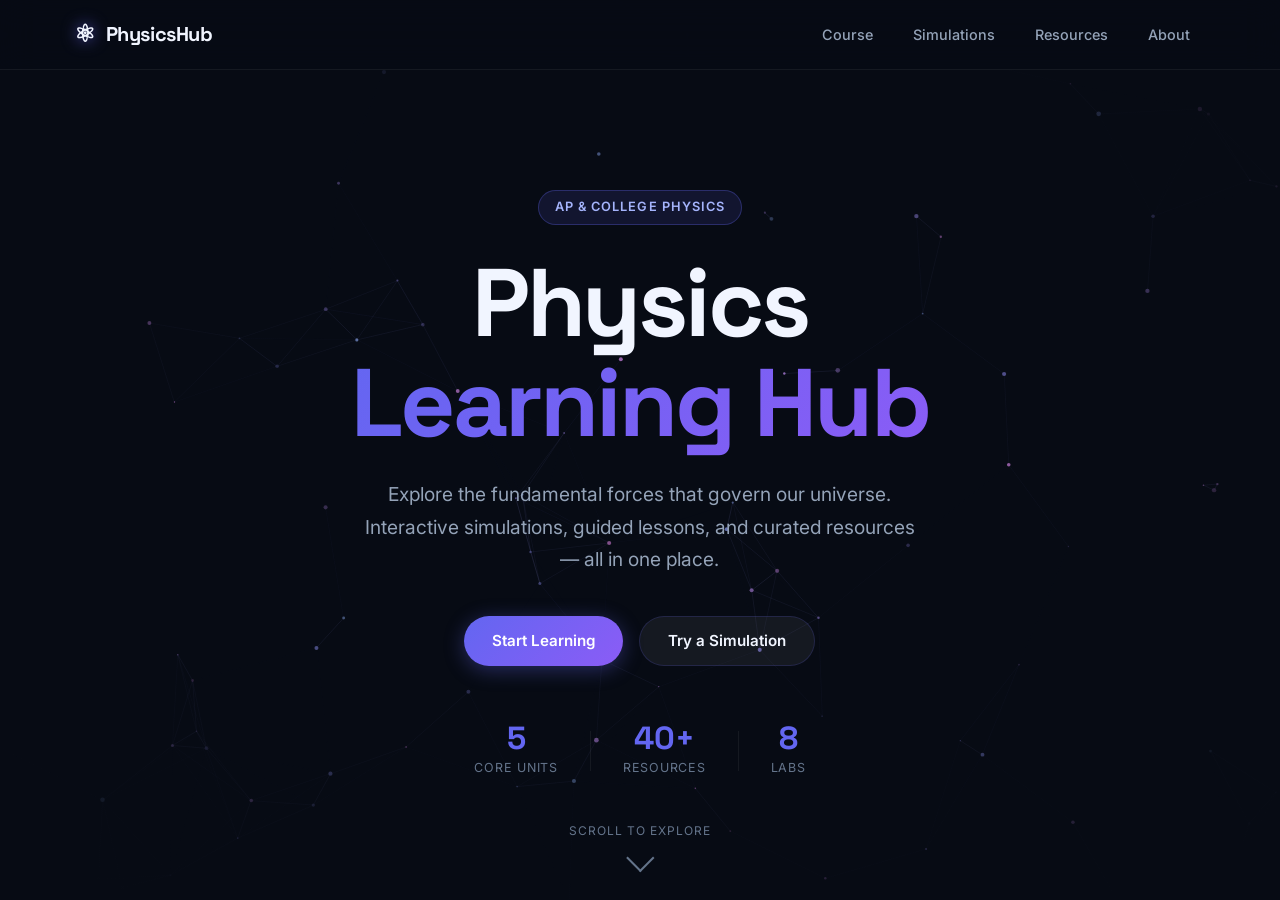
<file: main.html>
<!DOCTYPE html>
<html lang="en">
<head>
  <meta charset="UTF-8" />
  <meta name="viewport" content="width=device-width, initial-scale=1.0" />
  <title>Physics Learning Hub</title>
  <link rel="stylesheet" href="styles.css" />
  <link rel="preconnect" href="https://fonts.googleapis.com" />
  <link href="https://fonts.googleapis.com/css2?family=Inter:wght@300;400;500;600;700;800&family=Space+Grotesk:wght@400;500;600;700&display=swap" rel="stylesheet" />
</head>
<body>

  <!-- ===================== NAVIGATION ===================== -->
  <nav class="navbar" id="navbar">
    <div class="nav-container">
      <a href="#home" class="nav-logo">
        <span class="logo-icon">⚛</span>
        <span class="logo-text">PhysicsHub</span>
      </a>
      <ul class="nav-links" id="navLinks">
        <li><a href="main-course.html" class="nav-link">Course</a></li>
        <li><a href="simulations.html" class="nav-link">Simulations</a></li>
        <li><a href="#resources" class="nav-link">Resources</a></li>
        <li><a href="#about" class="nav-link">About</a></li>
      </ul>
      <button class="nav-toggle" id="navToggle" aria-label="Toggle menu">
        <span></span><span></span><span></span>
      </button>
    </div>
  </nav>

  <!-- ===================== HERO ===================== -->
  <section class="hero" id="home">
    <canvas id="particleCanvas"></canvas>
    <div class="hero-content">
      <div class="hero-badge">AP &amp; College Physics</div>
      <h1 class="hero-title">
        Physics<br />
        <span class="gradient-text">Learning Hub</span>
      </h1>
      <p class="hero-subtitle">
        Explore the fundamental forces that govern our universe. Interactive simulations,
        guided lessons, and curated resources — all in one place.
      </p>
      <div class="hero-actions">
        <a href="main-course.html" class="btn btn-primary">Start Learning</a>
        <a href="simulations.html" class="btn btn-ghost">Try a Simulation</a>
      </div>
      <div class="hero-stats">
        <div class="stat">
          <span class="stat-number">5</span>
          <span class="stat-label">Core Units</span>
        </div>
        <div class="stat-divider"></div>
        <div class="stat">
          <span class="stat-number">40+</span>
          <span class="stat-label">Resources</span>
        </div>
        <div class="stat-divider"></div>
        <a href="simulations.html" class="stat" style="text-decoration:none;cursor:pointer;">
          <span class="stat-number">8</span>
          <span class="stat-label">Labs</span>
        </a>
      </div>
    </div>
    <div class="hero-scroll-hint">
      <span>Scroll to explore</span>
      <div class="scroll-arrow"></div>
    </div>
  </section>

  <!-- Scripts -->
  <script src="particles.js"></script>
  <script src="app.js"></script>
</body>
</html>
</file>
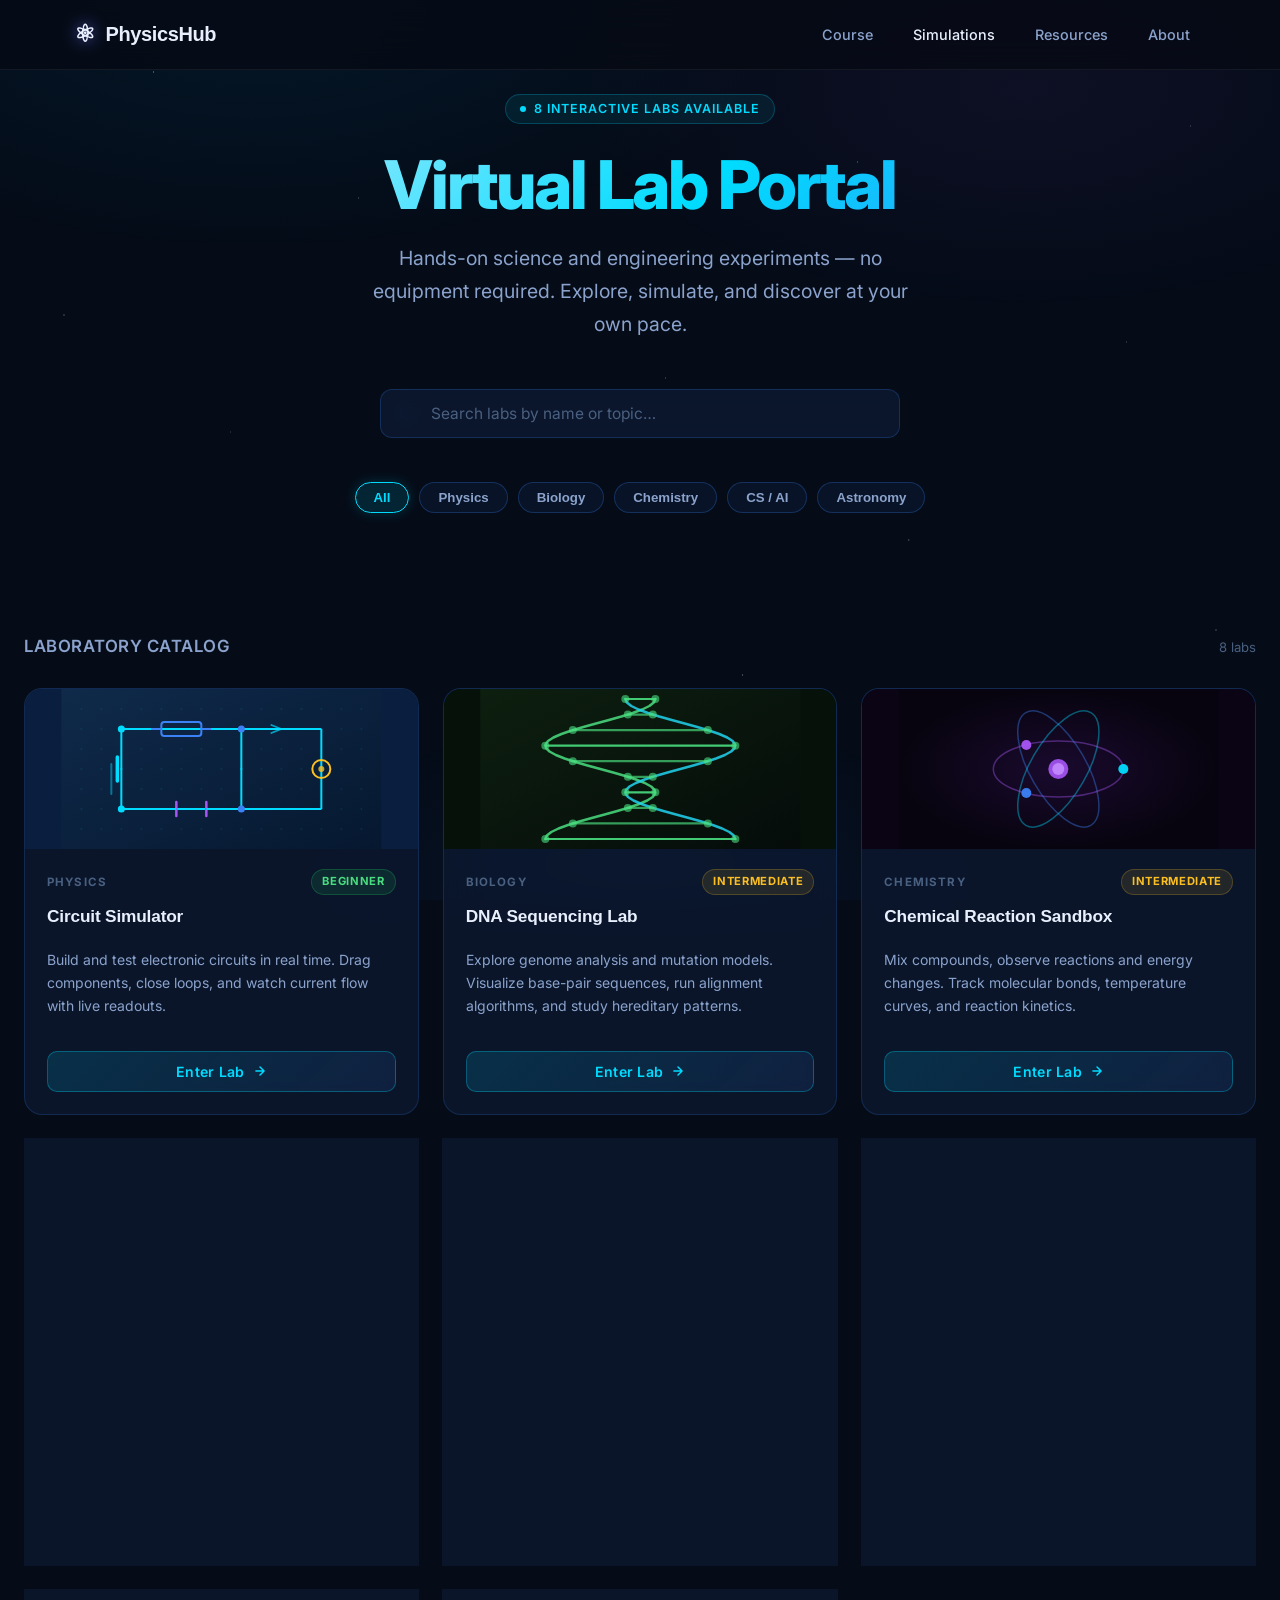
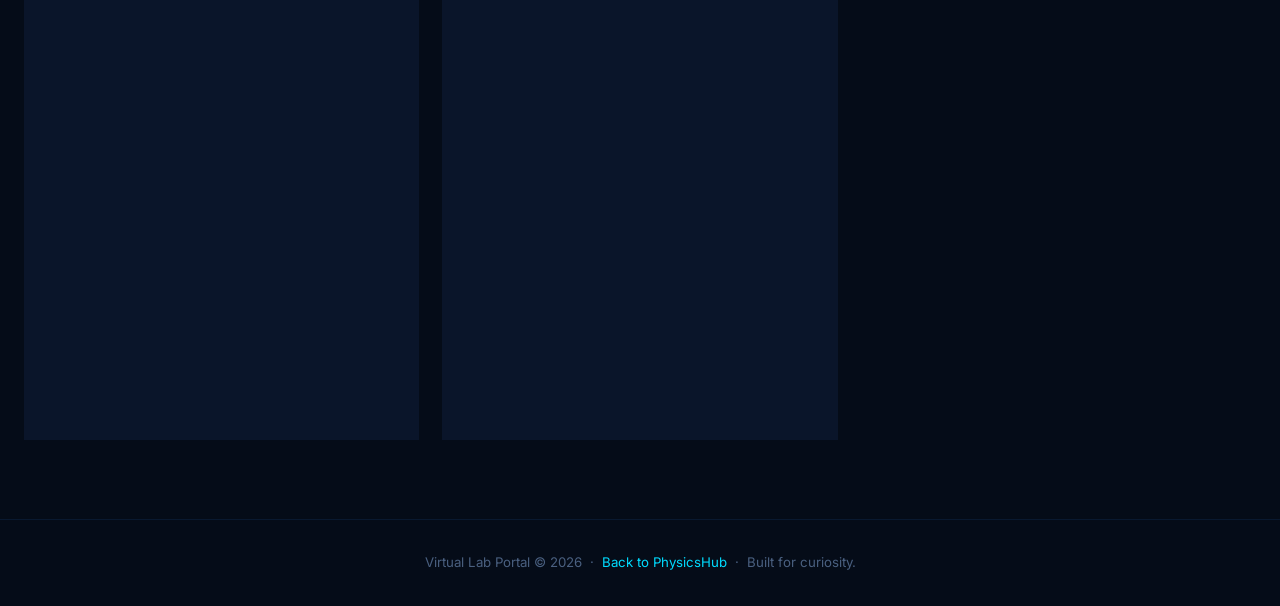
<file: simulations.html>
<!DOCTYPE html>
<html lang="en">
<head>
  <meta charset="UTF-8" />
  <meta name="viewport" content="width=device-width, initial-scale=1.0" />
  <title>Virtual Lab Portal — Physics Learning Hub</title>
  <link rel="stylesheet" href="styles.css" />
  <link rel="preconnect" href="https://fonts.googleapis.com" />
  <link rel="preconnect" href="https://fonts.gstatic.com" crossorigin />
  <link href="https://fonts.googleapis.com/css2?family=Inter:wght@300;400;500;600;700;800&display=swap" rel="stylesheet" />
  <style>
    /* ─── Reset & Base ─────────────────────────────────────────── */
    *, *::before, *::after { box-sizing: border-box; margin: 0; padding: 0; }

    :root {
      --bg-deep:       #050c18;
      --bg-panel:      #0b1528;
      --bg-card:       rgba(13, 25, 50, 0.72);
      --border-card:   rgba(56, 139, 253, 0.18);
      --border-hover:  rgba(0, 220, 255, 0.65);
      --accent-cyan:   #00dcff;
      --accent-blue:   #3b82f6;
      --accent-purple: #a855f7;
      --text-primary:  #e8f0fe;
      --text-secondary:#8ba3cc;
      --text-muted:    #4a6080;
      --badge-bg:      rgba(0, 220, 255, 0.08);
      --glow-cyan:     0 0 24px rgba(0, 220, 255, 0.35), 0 0 6px rgba(0, 220, 255, 0.18);
      --transition:    0.28s cubic-bezier(0.4, 0, 0.2, 1);
    }

    html { scroll-behavior: smooth; }

    body {
      font-family: 'Inter', system-ui, sans-serif;
      background-color: var(--bg-deep);
      color: var(--text-primary);
      min-height: 100vh;
      line-height: 1.6;
      overflow-x: hidden;
    }

    /* ─── Animated starfield background ───────────────────────── */
    body::before {
      content: '';
      position: fixed;
      inset: 0;
      background-image:
        radial-gradient(1px 1px at 12% 8%,  rgba(255,255,255,0.55) 0%, transparent 100%),
        radial-gradient(1px 1px at 28% 22%, rgba(255,255,255,0.35) 0%, transparent 100%),
        radial-gradient(1px 1px at 44% 5%,  rgba(255,255,255,0.6)  0%, transparent 100%),
        radial-gradient(1px 1px at 67% 18%, rgba(255,255,255,0.4)  0%, transparent 100%),
        radial-gradient(1px 1px at 80% 3%,  rgba(255,255,255,0.5)  0%, transparent 100%),
        radial-gradient(1px 1px at 93% 14%, rgba(255,255,255,0.3)  0%, transparent 100%),
        radial-gradient(1px 1px at 5%  35%, rgba(255,255,255,0.45) 0%, transparent 100%),
        radial-gradient(1px 1px at 18% 48%, rgba(255,255,255,0.25) 0%, transparent 100%),
        radial-gradient(1px 1px at 36% 55%, rgba(255,255,255,0.5)  0%, transparent 100%),
        radial-gradient(1px 1px at 52% 42%, rgba(255,255,255,0.35) 0%, transparent 100%),
        radial-gradient(1px 1px at 71% 60%, rgba(255,255,255,0.45) 0%, transparent 100%),
        radial-gradient(1px 1px at 88% 38%, rgba(255,255,255,0.3)  0%, transparent 100%),
        radial-gradient(1px 1px at 9%  72%, rgba(255,255,255,0.4)  0%, transparent 100%),
        radial-gradient(1px 1px at 25% 80%, rgba(255,255,255,0.3)  0%, transparent 100%),
        radial-gradient(1px 1px at 58% 75%, rgba(255,255,255,0.5)  0%, transparent 100%),
        radial-gradient(1px 1px at 76% 85%, rgba(255,255,255,0.35) 0%, transparent 100%),
        radial-gradient(1px 1px at 95% 70%, rgba(255,255,255,0.45) 0%, transparent 100%),
        radial-gradient(1.5px 1.5px at 40% 90%, rgba(0,220,255,0.4) 0%, transparent 100%),
        radial-gradient(1.5px 1.5px at 62% 95%, rgba(59,130,246,0.5) 0%, transparent 100%);
      pointer-events: none;
      z-index: 0;
    }

    /* ─── Gradient orbs ────────────────────────────────────────── */
    body::after {
      content: '';
      position: fixed;
      inset: 0;
      background:
        radial-gradient(ellipse 60% 40% at 20% 0%,   rgba(0, 180, 255, 0.07) 0%, transparent 70%),
        radial-gradient(ellipse 50% 35% at 80% 10%,  rgba(168, 85, 247, 0.06) 0%, transparent 70%),
        radial-gradient(ellipse 40% 30% at 50% 100%, rgba(59, 130, 246, 0.08) 0%, transparent 70%);
      pointer-events: none;
      z-index: 0;
    }

    /* ─── Layout wrapper ───────────────────────────────────────── */
    .page-wrap {
      position: relative;
      z-index: 1;
      max-width: 1280px;
      margin: 0 auto;
      padding: 0 24px;
    }

    /* ─── Hero ─────────────────────────────────────────────────── */
    .lab-hero {
      padding: calc(var(--nav-h) + 24px) 0 64px;
      text-align: center;
    }

    .hero-eyebrow {
      display: inline-flex;
      align-items: center;
      gap: 8px;
      background: rgba(0, 220, 255, 0.08);
      border: 1px solid rgba(0, 220, 255, 0.22);
      border-radius: 100px;
      padding: 4px 14px;
      font-size: 0.78rem;
      font-weight: 600;
      color: var(--accent-cyan);
      letter-spacing: 0.08em;
      text-transform: uppercase;
      margin-bottom: 24px;
    }

    .hero-eyebrow span.dot {
      width: 6px; height: 6px;
      border-radius: 50%;
      background: var(--accent-cyan);
      animation: pulse-dot 2s ease-in-out infinite;
    }

    @keyframes pulse-dot {
      0%, 100% { opacity: 1; transform: scale(1); }
      50%       { opacity: 0.5; transform: scale(0.75); }
    }

    .lab-hero h1 {
      font-size: clamp(2.4rem, 6vw, 4.2rem);
      font-weight: 800;
      line-height: 1.1;
      letter-spacing: -0.03em;
      margin-bottom: 20px;
      background: linear-gradient(135deg, #e8f0fe 0%, var(--accent-cyan) 55%, var(--accent-blue) 100%);
      -webkit-background-clip: text;
      -webkit-text-fill-color: transparent;
      background-clip: text;
    }

    .hero-tagline {
      font-size: clamp(1rem, 2.5vw, 1.22rem);
      color: var(--text-secondary);
      max-width: 560px;
      margin: 0 auto 48px;
      font-weight: 400;
      line-height: 1.7;
    }

    /* ─── Search bar ───────────────────────────────────────────── */
    .search-wrap {
      display: flex;
      justify-content: center;
      margin-bottom: 44px;
    }

    .search-box {
      position: relative;
      width: min(100%, 520px);
    }

    .search-box svg {
      position: absolute;
      left: 18px;
      top: 50%;
      transform: translateY(-50%);
      color: var(--text-muted);
      pointer-events: none;
      transition: color var(--transition);
    }

    .search-box:focus-within svg { color: var(--accent-cyan); }

    #search-input {
      width: 100%;
      padding: 14px 18px 14px 50px;
      background: rgba(13, 25, 50, 0.8);
      border: 1px solid rgba(56, 139, 253, 0.22);
      border-radius: 12px;
      color: var(--text-primary);
      font-family: inherit;
      font-size: 0.97rem;
      outline: none;
      transition: border-color var(--transition), box-shadow var(--transition);
      backdrop-filter: blur(12px);
    }

    #search-input::placeholder { color: var(--text-muted); }

    #search-input:focus {
      border-color: rgba(0, 220, 255, 0.5);
      box-shadow: 0 0 0 3px rgba(0, 220, 255, 0.1);
    }

    /* ─── Filter chips ─────────────────────────────────────────── */
    .filter-bar {
      display: flex;
      flex-wrap: wrap;
      gap: 10px;
      justify-content: center;
      margin-bottom: 56px;
    }

    .lab-chip {
      padding: 7px 18px;
      border-radius: 100px;
      font-size: 0.83rem;
      font-weight: 600;
      cursor: pointer;
      border: 1px solid rgba(56, 139, 253, 0.25);
      background: rgba(13, 25, 50, 0.6);
      color: var(--text-secondary);
      transition: all var(--transition);
      user-select: none;
      backdrop-filter: blur(8px);
    }

    .lab-chip:hover {
      border-color: rgba(0, 220, 255, 0.5);
      color: var(--accent-cyan);
      background: rgba(0, 220, 255, 0.06);
    }

    .lab-chip.active {
      background: rgba(0, 220, 255, 0.12);
      border-color: var(--accent-cyan);
      color: var(--accent-cyan);
      box-shadow: 0 0 12px rgba(0, 220, 255, 0.18);
    }

    /* ─── Section header ───────────────────────────────────────── */
    .lab-section-header {
      display: flex;
      align-items: baseline;
      justify-content: space-between;
      margin-bottom: 28px;
    }

    .lab-section-title {
      font-size: 1.05rem;
      font-weight: 600;
      color: var(--text-secondary);
      letter-spacing: 0.03em;
    }

    #results-count {
      font-size: 0.82rem;
      color: var(--text-muted);
    }

    /* ─── Card grid ────────────────────────────────────────────── */
    #cards-grid {
      display: grid;
      grid-template-columns: repeat(3, 1fr);
      gap: 24px;
      margin-bottom: 80px;
    }

    @media (max-width: 1024px) {
      #cards-grid { grid-template-columns: repeat(2, 1fr); }
    }

    @media (max-width: 640px) {
      #cards-grid { grid-template-columns: 1fr; }
    }

    /* ─── Lab card ─────────────────────────────────────────────── */
    .lab-card {
      background: var(--bg-card);
      border: 1px solid var(--border-card);
      border-radius: 18px;
      overflow: hidden;
      display: flex;
      flex-direction: column;
      backdrop-filter: blur(20px);
      -webkit-backdrop-filter: blur(20px);
      transition:
        transform var(--transition),
        border-color var(--transition),
        box-shadow var(--transition);
      cursor: default;
      animation: card-in 0.5s ease both;
    }

    @keyframes card-in {
      from { opacity: 0; transform: translateY(20px); }
      to   { opacity: 1; transform: translateY(0); }
    }

    .lab-card:hover {
      transform: translateY(-6px);
      border-color: var(--border-hover);
      box-shadow: var(--glow-cyan), 0 24px 48px rgba(0, 0, 0, 0.5);
    }

    /* ─── Thumbnail ────────────────────────────────────────────── */
    .card-thumb {
      width: 100%;
      height: 160px;
      display: flex;
      align-items: center;
      justify-content: center;
      position: relative;
      overflow: hidden;
      flex-shrink: 0;
    }

    .card-thumb::after {
      content: '';
      position: absolute;
      inset: 0;
      background: linear-gradient(to bottom, transparent 55%, var(--bg-card) 100%);
      pointer-events: none;
    }

    .card-thumb svg {
      position: relative;
      z-index: 1;
      filter: drop-shadow(0 0 12px currentColor);
      transition: transform var(--transition);
    }

    .lab-card:hover .card-thumb svg {
      transform: scale(1.08);
    }

    /* ─── Card body ────────────────────────────────────────────── */
    .card-body {
      padding: 20px 22px 22px;
      display: flex;
      flex-direction: column;
      flex: 1;
      gap: 10px;
    }

    .card-meta {
      display: flex;
      align-items: center;
      justify-content: space-between;
      gap: 8px;
    }

    .card-category {
      font-size: 0.72rem;
      font-weight: 700;
      letter-spacing: 0.1em;
      text-transform: uppercase;
      color: var(--text-muted);
    }

    .badge {
      font-size: 0.7rem;
      font-weight: 700;
      letter-spacing: 0.06em;
      padding: 3px 10px;
      border-radius: 100px;
      text-transform: uppercase;
    }

    .badge-beginner     { background: rgba(34, 197, 94, 0.12);  color: #4ade80; border: 1px solid rgba(34, 197, 94, 0.25); }
    .badge-intermediate { background: rgba(251, 191, 36, 0.1);  color: #fbbf24; border: 1px solid rgba(251, 191, 36, 0.22); }
    .badge-advanced     { background: rgba(239, 68, 68, 0.1);   color: #f87171; border: 1px solid rgba(239, 68, 68, 0.22); }

    .card-title {
      font-size: 1.08rem;
      font-weight: 700;
      color: var(--text-primary);
      line-height: 1.3;
    }

    .card-desc {
      font-size: 0.875rem;
      color: var(--text-secondary);
      line-height: 1.65;
      flex: 1;
    }

    /* ─── Enter Lab button ─────────────────────────────────────── */
    .btn-enter {
      display: inline-flex;
      align-items: center;
      justify-content: center;
      gap: 8px;
      margin-top: 6px;
      padding: 11px 0;
      width: 100%;
      background: linear-gradient(135deg, rgba(0, 220, 255, 0.14) 0%, rgba(59, 130, 246, 0.1) 100%);
      border: 1px solid rgba(0, 220, 255, 0.3);
      border-radius: 10px;
      color: var(--accent-cyan);
      font-family: inherit;
      font-size: 0.88rem;
      font-weight: 600;
      cursor: pointer;
      transition: all var(--transition);
      letter-spacing: 0.02em;
    }

    .btn-enter:hover {
      background: linear-gradient(135deg, rgba(0, 220, 255, 0.24) 0%, rgba(59, 130, 246, 0.18) 100%);
      border-color: rgba(0, 220, 255, 0.65);
      box-shadow: 0 0 16px rgba(0, 220, 255, 0.22);
      color: #fff;
    }

    .btn-enter:active {
      transform: scale(0.97);
    }

    .btn-enter svg { transition: transform var(--transition); }
    .btn-enter:hover svg { transform: translateX(3px); }

    /* ─── Empty state ──────────────────────────────────────────── */
    #empty-state {
      display: none;
      grid-column: 1 / -1;
      text-align: center;
      padding: 72px 24px;
    }

    #empty-state svg { margin-bottom: 20px; color: var(--text-muted); }
    #empty-state h3 { font-size: 1.1rem; color: var(--text-secondary); margin-bottom: 8px; }
    #empty-state p  { font-size: 0.88rem; color: var(--text-muted); }

    /* ─── Footer ───────────────────────────────────────────────── */
    .lab-footer {
      border-top: 1px solid rgba(56, 139, 253, 0.1);
      padding: 32px 24px;
      text-align: center;
      color: var(--text-muted);
      font-size: 0.83rem;
    }

    .lab-footer a { color: var(--accent-cyan); text-decoration: none; }
    .lab-footer a:hover { text-decoration: underline; }

    /* ─── Toast notification ───────────────────────────────────── */
    #toast {
      position: fixed;
      bottom: 32px;
      left: 50%;
      transform: translateX(-50%) translateY(20px);
      background: rgba(13, 25, 50, 0.95);
      border: 1px solid rgba(0, 220, 255, 0.4);
      border-radius: 12px;
      padding: 14px 24px;
      color: var(--text-primary);
      font-size: 0.9rem;
      font-weight: 500;
      backdrop-filter: blur(20px);
      box-shadow: 0 8px 32px rgba(0, 0, 0, 0.5), var(--glow-cyan);
      z-index: 999;
      opacity: 0;
      pointer-events: none;
      transition: opacity 0.3s ease, transform 0.3s ease;
      white-space: nowrap;
    }

    #toast.show {
      opacity: 1;
      transform: translateX(-50%) translateY(0);
    }

    /* ─── Active nav override ──────────────────────────────────── */
    .nav-link.active-page {
      color: var(--text-primary) !important;
    }
  </style>
</head>
<body>

<!-- ── PhysicsHub Navigation ────────────────────────────────── -->
<nav class="navbar" id="navbar">
  <div class="nav-container">
    <a href="main.html" class="nav-logo">
      <span class="logo-icon">⚛</span>
      <span class="logo-text">PhysicsHub</span>
    </a>
    <ul class="nav-links" id="navLinks">
      <li><a href="main-course.html" class="nav-link">Course</a></li>
      <li><a href="simulations.html" class="nav-link active-page">Simulations</a></li>
      <li><a href="main.html#resources" class="nav-link">Resources</a></li>
      <li><a href="main.html#about" class="nav-link">About</a></li>
    </ul>
    <button class="nav-toggle" id="navToggle" aria-label="Toggle menu">
      <span></span><span></span><span></span>
    </button>
  </div>
</nav>

<!-- ── Hero ────────────────────────────────────────────────────── -->
<div class="page-wrap">
  <section class="lab-hero">
    <div class="hero-eyebrow">
      <span class="dot"></span>
      8 Interactive Labs Available
    </div>
    <h1>Virtual Lab Portal</h1>
    <p class="hero-tagline">
      Hands-on science and engineering experiments — no equipment required.
      Explore, simulate, and discover at your own pace.
    </p>

    <!-- Search -->
    <div class="search-wrap">
      <div class="search-box">
        <svg width="18" height="18" viewBox="0 0 24 24" fill="none" stroke="currentColor" stroke-width="2" stroke-linecap="round" stroke-linejoin="round">
          <circle cx="11" cy="11" r="8"/><path d="m21 21-4.35-4.35"/>
        </svg>
        <input type="text" id="search-input" placeholder="Search labs by name or topic…" autocomplete="off" spellcheck="false" />
      </div>
    </div>

    <!-- Filter chips -->
    <div class="filter-bar" id="filter-bar">
      <button class="lab-chip active" data-filter="all">All</button>
      <button class="lab-chip" data-filter="Physics">Physics</button>
      <button class="lab-chip" data-filter="Biology">Biology</button>
      <button class="lab-chip" data-filter="Chemistry">Chemistry</button>
      <button class="lab-chip" data-filter="CS/AI">CS / AI</button>
      <button class="lab-chip" data-filter="Astronomy">Astronomy</button>
    </div>
  </section>

  <!-- ── Lab grid ─────────────────────────────────────────────── -->
  <div class="lab-section-header">
    <span class="lab-section-title">LABORATORY CATALOG</span>
    <span id="results-count">8 labs</span>
  </div>

  <div id="cards-grid">
    <!-- Cards injected by JS -->
    <div id="empty-state">
      <svg width="48" height="48" viewBox="0 0 24 24" fill="none" stroke="currentColor" stroke-width="1.5">
        <circle cx="11" cy="11" r="8"/><path d="m21 21-4.35-4.35"/>
        <line x1="8" y1="11" x2="14" y2="11"/>
      </svg>
      <h3>No labs found</h3>
      <p>Try a different search term or category filter.</p>
    </div>
  </div>
</div>

<!-- ── Footer ──────────────────────────────────────────────────── -->
<footer class="lab-footer">
  Virtual Lab Portal &copy; 2026 &nbsp;&middot;&nbsp;
  <a href="main.html">Back to PhysicsHub</a> &nbsp;&middot;&nbsp;
  Built for curiosity.
</footer>

<!-- ── Toast ────────────────────────────────────────────────────── -->
<div id="toast"></div>

<script>
/* ─── Lab data ──────────────────────────────────────────────────── */
const labs = [
  {
    id: 1,
    title: "Circuit Simulator",
    category: "Physics",
    description: "Build and test electronic circuits in real time. Drag components, close loops, and watch current flow with live readouts.",
    difficulty: "Beginner",
    thumb: thumbCircuit()
  },
  {
    id: 2,
    title: "DNA Sequencing Lab",
    category: "Biology",
    description: "Explore genome analysis and mutation models. Visualize base-pair sequences, run alignment algorithms, and study hereditary patterns.",
    difficulty: "Intermediate",
    thumb: thumbDNA()
  },
  {
    id: 3,
    title: "Chemical Reaction Sandbox",
    category: "Chemistry",
    description: "Mix compounds, observe reactions and energy changes. Track molecular bonds, temperature curves, and reaction kinetics.",
    difficulty: "Intermediate",
    thumb: thumbAtom()
  },
  {
    id: 4,
    title: "Newtonian Mechanics",
    category: "Physics",
    description: "Simulate forces, collisions, and projectile motion. Adjust mass, velocity, and friction to observe classical mechanics principles.",
    difficulty: "Beginner",
    thumb: thumbMechanics()
  },
  {
    id: 5,
    title: "Neural Network Trainer",
    category: "CS/AI",
    description: "Train simple neural nets with visual feedback. Watch weights update in real time and explore how networks learn classification tasks.",
    difficulty: "Advanced",
    thumb: thumbNeural()
  },
  {
    id: 6,
    title: "Stellar Evolution",
    category: "Astronomy",
    description: "Observe a star's lifecycle from nebula to supernova. Manipulate mass and metallicity to chart the Hertzsprung–Russell diagram.",
    difficulty: "Intermediate",
    thumb: thumbStar()
  },
  {
    id: 7,
    title: "Fluid Dynamics",
    category: "Physics",
    description: "Model airflow, turbulence, and pressure gradients using interactive particle simulations. Explore Bernoulli's principle and Navier–Stokes behavior.",
    difficulty: "Advanced",
    thumb: thumbFluid()
  },
  {
    id: 8,
    title: "Genetics Crossbreeding",
    category: "Biology",
    description: "Run Mendelian inheritance experiments across generations. Configure allele dominance, track phenotype ratios, and test Punnett square predictions.",
    difficulty: "Beginner",
    thumb: thumbGenetics()
  }
];

/* ─── SVG thumbnails ─────────────────────────────────────────────── */

function thumbCircuit() {
  const bg = `<defs>
    <linearGradient id="gc1" x1="0" y1="0" x2="1" y2="1">
      <stop offset="0%" stop-color="#0f2a4a"/>
      <stop offset="100%" stop-color="#061830"/>
    </linearGradient>
  </defs>
  <rect width="320" height="160" fill="url(#gc1)"/>
  ${gridDots(320, 160, 20, 'rgba(0,180,255,0.12)')}`;

  const circuit = `
  <polyline points="60,80 60,40 180,40 180,80" fill="none" stroke="#00dcff" stroke-width="2" stroke-linecap="round"/>
  <polyline points="60,80 60,120 180,120 180,80" fill="none" stroke="#00dcff" stroke-width="2" stroke-linecap="round"/>
  <line x1="180" y1="40" x2="260" y2="40" stroke="#00dcff" stroke-width="2"/>
  <line x1="180" y1="120" x2="260" y2="120" stroke="#00dcff" stroke-width="2"/>
  <line x1="260" y1="40" x2="260" y2="120" stroke="#00dcff" stroke-width="2"/>
  <line x1="56" y1="68" x2="56" y2="92" stroke="#00dcff" stroke-width="3.5" stroke-linecap="round"/>
  <line x1="50" y1="75" x2="50" y2="105" stroke="rgba(0,220,255,0.45)" stroke-width="2" stroke-linecap="round"/>
  <rect x="100" y="33" width="40" height="14" rx="3" fill="none" stroke="#3b82f6" stroke-width="2"/>
  <line x1="100" y1="40" x2="90" y2="40" stroke="#3b82f6" stroke-width="2"/>
  <line x1="140" y1="40" x2="150" y2="40" stroke="#3b82f6" stroke-width="2"/>
  <line x1="115" y1="113" x2="115" y2="127" stroke="#a855f7" stroke-width="2.5" stroke-linecap="round"/>
  <line x1="145" y1="113" x2="145" y2="127" stroke="#a855f7" stroke-width="2.5" stroke-linecap="round"/>
  <line x1="100" y1="120" x2="115" y2="120" stroke="#00dcff" stroke-width="2"/>
  <line x1="145" y1="120" x2="160" y2="120" stroke="#00dcff" stroke-width="2"/>
  <circle cx="260" cy="80" r="9" fill="none" stroke="#fbbf24" stroke-width="2"/>
  <circle cx="260" cy="80" r="3" fill="#fbbf24" opacity="0.8"/>
  <circle cx="60"  cy="40"  r="3.5" fill="#00dcff"/>
  <circle cx="60"  cy="120" r="3.5" fill="#00dcff"/>
  <circle cx="180" cy="40"  r="3.5" fill="#3b82f6"/>
  <circle cx="180" cy="120" r="3.5" fill="#3b82f6"/>
  <path d="M210 36 L220 40 L210 44" fill="none" stroke="#00dcff" stroke-width="1.8" stroke-linecap="round" stroke-linejoin="round" opacity="0.7"/>`;

  return svgWrap(bg + circuit, 320, 160, '#0a1f40');
}

function thumbDNA() {
  const bg = `<defs>
    <linearGradient id="gdna" x1="0" y1="0" x2="1" y2="1">
      <stop offset="0%" stop-color="#0d1f0f"/>
      <stop offset="100%" stop-color="#050c0a"/>
    </linearGradient>
  </defs>
  <rect width="320" height="160" fill="url(#gdna)"/>`;

  let strands = '';
  const steps = 9;
  for (let i = 0; i <= steps; i++) {
    const t = i / steps;
    const y = 10 + t * 140;
    const phase = t * Math.PI * 3;
    const x1 = 120 + Math.cos(phase) * 55;
    const x2 = 200 + Math.cos(phase + Math.PI) * 55;
    const c = `rgba(74,222,128,${0.45 + 0.45 * Math.abs(Math.cos(phase))})`;
    strands += `<line x1="${x1}" y1="${y}" x2="${x2}" y2="${y}" stroke="${c}" stroke-width="2.2" stroke-linecap="round"/>`;
    strands += `<circle cx="${x1}" cy="${y}" r="4" fill="rgba(74,222,128,0.6)"/>`;
    strands += `<circle cx="${x2}" cy="${y}" r="4" fill="rgba(74,222,128,0.6)"/>`;
  }
  let pts1 = '', pts2 = '';
  for (let i = 0; i <= 40; i++) {
    const t = i / 40;
    const y = 10 + t * 140;
    const phase = t * Math.PI * 3;
    pts1 += `${120 + Math.cos(phase) * 55},${y} `;
    pts2 += `${200 + Math.cos(phase + Math.PI) * 55},${y} `;
  }
  const backbones = `
    <polyline points="${pts1}" fill="none" stroke="#4ade80" stroke-width="2.5" stroke-linecap="round" stroke-linejoin="round" opacity="0.85"/>
    <polyline points="${pts2}" fill="none" stroke="#22d3ee" stroke-width="2.5" stroke-linecap="round" stroke-linejoin="round" opacity="0.85"/>`;

  return svgWrap(bg + backbones + strands, 320, 160, '#061209');
}

function thumbAtom() {
  const bg = `<defs>
    <radialGradient id="gatom" cx="50%" cy="50%">
      <stop offset="0%"   stop-color="#1a0a2e"/>
      <stop offset="100%" stop-color="#07040f"/>
    </radialGradient>
  </defs>
  <rect width="320" height="160" fill="url(#gatom)"/>`;

  const nucleus = `
  <circle cx="160" cy="80" r="10" fill="#a855f7" opacity="0.9"/>
  <circle cx="160" cy="80" r="6"  fill="#c084fc"/>`;

  const orbits = `
  <ellipse cx="160" cy="80" rx="65" ry="28" fill="none" stroke="rgba(168,85,247,0.4)" stroke-width="1.5" transform="rotate(0,160,80)"/>
  <ellipse cx="160" cy="80" rx="65" ry="28" fill="none" stroke="rgba(59,130,246,0.4)" stroke-width="1.5" transform="rotate(60,160,80)"/>
  <ellipse cx="160" cy="80" rx="65" ry="28" fill="none" stroke="rgba(0,220,255,0.4)"  stroke-width="1.5" transform="rotate(120,160,80)"/>`;

  const electrons = `
  <circle cx="225" cy="80"  r="5" fill="#00dcff"  opacity="0.95"/>
  <circle cx="128" cy="104" r="5" fill="#3b82f6"  opacity="0.95"/>
  <circle cx="128" cy="56"  r="5" fill="#a855f7"  opacity="0.95"/>`;

  return svgWrap(bg + orbits + nucleus + electrons, 320, 160, '#0a0415');
}

function thumbMechanics() {
  const bg = `<defs>
    <linearGradient id="gmech" x1="0" y1="0" x2="1" y2="1">
      <stop offset="0%" stop-color="#111827"/>
      <stop offset="100%" stop-color="#050a14"/>
    </linearGradient>
  </defs>
  <rect width="320" height="160" fill="url(#gmech)"/>
  <line x1="0" y1="145" x2="320" y2="145" stroke="rgba(59,130,246,0.25)" stroke-width="1.5"/>
  ${Array.from({length:10}, (_,i)=>`<line x1="${i*35}" y1="145" x2="${i*35-12}" y2="157" stroke="rgba(59,130,246,0.18)" stroke-width="1.2"/>`).join('')}`;

  const scene = `
  <polygon points="30,145 140,145 140,95" fill="rgba(59,130,246,0.08)" stroke="rgba(59,130,246,0.3)" stroke-width="1.5"/>
  <circle cx="90" cy="118" r="12" fill="none" stroke="#3b82f6" stroke-width="2"/>
  <circle cx="90" cy="118" r="5"  fill="rgba(59,130,246,0.5)"/>
  <line x1="90" y1="118" x2="140" y2="90" stroke="#00dcff" stroke-width="2" stroke-linecap="round"/>
  <polygon points="140,90 132,93 135,86" fill="#00dcff"/>
  <path d="M140 90 Q200 45 270 95" fill="none" stroke="rgba(0,220,255,0.45)" stroke-width="1.8" stroke-dasharray="5 4"/>
  <circle cx="270" cy="95" r="8" fill="none" stroke="#fbbf24" stroke-width="2"/>
  <circle cx="270" cy="95" r="3" fill="#fbbf24" opacity="0.7"/>
  <line x1="90" y1="118" x2="90" y2="138" stroke="#f87171" stroke-width="2" stroke-linecap="round"/>
  <polygon points="90,138 86,130 94,130" fill="#f87171"/>
  <text x="95" y="136" fill="#f87171" font-size="9" font-family="Inter,sans-serif" opacity="0.8">Fg</text>
  <text x="145" y="86" fill="#00dcff" font-size="9" font-family="Inter,sans-serif" opacity="0.8">v₀</text>`;

  return svgWrap(bg + scene, 320, 160, '#080d1a');
}

function thumbNeural() {
  const bg = `<defs>
    <linearGradient id="gnn" x1="0" y1="1" x2="1" y2="0">
      <stop offset="0%" stop-color="#05101f"/>
      <stop offset="100%" stop-color="#0a0518"/>
    </linearGradient>
  </defs>
  <rect width="320" height="160" fill="url(#gnn)"/>`;

  const layers = [
    { x: 60,  nodes: [45, 80, 115] },
    { x: 130, nodes: [35, 65, 95, 125] },
    { x: 200, nodes: [45, 80, 115] },
    { x: 265, nodes: [65, 95] }
  ];

  let edges = '', nodes = '';

  for (let l = 0; l < layers.length - 1; l++) {
    const src = layers[l], dst = layers[l + 1];
    for (const sy of src.nodes) {
      for (const dy of dst.nodes) {
        const alpha = 0.1 + Math.random() * 0.25;
        const hue = l % 2 === 0 ? '0,220,255' : '168,85,247';
        edges += `<line x1="${src.x}" y1="${sy}" x2="${dst.x}" y2="${dy}" stroke="rgba(${hue},${alpha.toFixed(2)})" stroke-width="1.2"/>`;
      }
    }
  }

  for (const layer of layers) {
    for (const y of layer.nodes) {
      const active = Math.random() > 0.45;
      const fill = active ? 'rgba(0,220,255,0.25)' : 'rgba(168,85,247,0.15)';
      const stroke = active ? '#00dcff' : '#a855f7';
      nodes += `<circle cx="${layer.x}" cy="${y}" r="8" fill="${fill}" stroke="${stroke}" stroke-width="1.8"/>`;
      if (active) nodes += `<circle cx="${layer.x}" cy="${y}" r="3" fill="${stroke}" opacity="0.85"/>`;
    }
  }

  return svgWrap(bg + edges + nodes, 320, 160, '#06080f');
}

function thumbStar() {
  const bg = `<defs>
    <radialGradient id="gstar" cx="50%" cy="50%">
      <stop offset="0%"   stop-color="#1a0e00"/>
      <stop offset="100%" stop-color="#050208"/>
    </radialGradient>
  </defs>
  <rect width="320" height="160" fill="url(#gstar)"/>
  ${gridDots(320, 160, 22, 'rgba(255,255,200,0.08)')}`;

  const star = `
  <ellipse cx="160" cy="80" rx="90" ry="55" fill="rgba(251,146,60,0.04)"/>
  <ellipse cx="160" cy="80" rx="55" ry="35" fill="rgba(251,191,36,0.07)"/>
  <circle cx="160" cy="80" r="26" fill="rgba(251,191,36,0.15)"/>
  <circle cx="160" cy="80" r="18" fill="rgba(251,146,60,0.35)"/>
  <circle cx="160" cy="80" r="11" fill="#fbbf24" opacity="0.9"/>
  <circle cx="160" cy="80" r="6"  fill="#fff"    opacity="0.95"/>
  ${Array.from({length:8}, (_,i) => {
    const a = i * 45 * Math.PI / 180;
    const x1 = 160 + Math.cos(a) * 22;
    const y1 = 80  + Math.sin(a) * 22;
    const x2 = 160 + Math.cos(a) * 44;
    const y2 = 80  + Math.sin(a) * 44;
    return `<line x1="${x1.toFixed(1)}" y1="${y1.toFixed(1)}" x2="${x2.toFixed(1)}" y2="${y2.toFixed(1)}" stroke="#fbbf24" stroke-width="1.5" stroke-linecap="round" opacity="0.6"/>`;
  }).join('')}
  <circle cx="48"  cy="22"  r="1.5" fill="white" opacity="0.7"/>
  <circle cx="95"  cy="35"  r="1"   fill="white" opacity="0.5"/>
  <circle cx="265" cy="30"  r="1.5" fill="white" opacity="0.6"/>
  <circle cx="295" cy="55"  r="1"   fill="#add8ff" opacity="0.8"/>
  <circle cx="45"  cy="120" r="1"   fill="white"   opacity="0.4"/>
  <circle cx="280" cy="130" r="1.5" fill="#ffd0a0" opacity="0.7"/>
  <line x1="30" y1="135" x2="100" y2="135" stroke="rgba(251,191,36,0.2)" stroke-width="1"/>
  <text x="30" y="150" fill="rgba(251,191,36,0.35)" font-size="8" font-family="Inter,sans-serif">Temp →</text>`;

  return svgWrap(bg + star, 320, 160, '#050208');
}

function thumbFluid() {
  const bg = `<defs>
    <linearGradient id="gfluid" x1="0" y1="0" x2="0" y2="1">
      <stop offset="0%" stop-color="#031828"/>
      <stop offset="100%" stop-color="#04121e"/>
    </linearGradient>
  </defs>
  <rect width="320" height="160" fill="url(#gfluid)"/>`;

  let lines = '';
  const streamY = [25, 45, 65, 80, 95, 115, 135];
  for (const y of streamY) {
    const distFromCenter = Math.abs(y - 80);
    const bulge = 28 * (1 - distFromCenter / 80);
    const color = distFromCenter < 20
      ? `rgba(0,220,255,0.7)`
      : distFromCenter < 40
      ? `rgba(59,130,246,0.5)`
      : `rgba(59,130,246,0.25)`;
    lines += `<path d="M30 ${y} Q160 ${y - bulge} 290 ${y}" fill="none" stroke="${color}" stroke-width="1.6" stroke-linecap="round"/>`;
  }

  const wing = `<path d="M80 80 Q130 62 220 75 Q270 80 220 85 Q130 98 80 80Z" fill="rgba(13,25,50,0.85)" stroke="rgba(0,220,255,0.5)" stroke-width="2"/>`;

  const arrows = `
  <line x1="50"  y1="25"  x2="65"  y2="25"  stroke="#fbbf24" stroke-width="1.5" stroke-linecap="round"/>
  <polygon points="65,25 60,22 60,28" fill="#fbbf24" opacity="0.8"/>
  <line x1="50"  y1="135" x2="65"  y2="135" stroke="#fbbf24" stroke-width="1.5" stroke-linecap="round"/>
  <polygon points="65,135 60,132 60,138" fill="#fbbf24" opacity="0.8"/>
  <path d="M225 78 Q240 65 252 72 Q265 79 255 87 Q245 95 232 88" fill="none" stroke="rgba(0,220,255,0.35)" stroke-width="1.5" stroke-dasharray="3 3"/>
  <text x="33" y="22"  fill="rgba(0,220,255,0.55)" font-size="8" font-family="Inter,sans-serif">v↑</text>
  <text x="33" y="138" fill="rgba(59,130,246,0.55)" font-size="8" font-family="Inter,sans-serif">v↓</text>`;

  return svgWrap(bg + lines + wing + arrows, 320, 160, '#020d18');
}

function thumbGenetics() {
  const bg = `<defs>
    <linearGradient id="ggen" x1="0" y1="0" x2="1" y2="1">
      <stop offset="0%" stop-color="#0e1a0a"/>
      <stop offset="100%" stop-color="#060c04"/>
    </linearGradient>
  </defs>
  <rect width="320" height="160" fill="url(#ggen)"/>`;

  const punnett = `
  <rect x="100" y="30" width="120" height="110" rx="4" fill="rgba(74,222,128,0.04)" stroke="rgba(74,222,128,0.2)" stroke-width="1.5"/>
  <line x1="160" y1="30"  x2="160" y2="140" stroke="rgba(74,222,128,0.2)" stroke-width="1"/>
  <line x1="100" y1="85"  x2="220" y2="85"  stroke="rgba(74,222,128,0.2)" stroke-width="1"/>
  <text x="129" y="25" fill="rgba(74,222,128,0.7)" font-size="12" font-weight="700" font-family="Inter,sans-serif" text-anchor="middle">B</text>
  <text x="190" y="25" fill="rgba(74,222,128,0.7)" font-size="12" font-weight="700" font-family="Inter,sans-serif" text-anchor="middle">b</text>
  <text x="93"  y="62" fill="rgba(74,222,128,0.7)" font-size="12" font-weight="700" font-family="Inter,sans-serif" text-anchor="end">B</text>
  <text x="93"  y="117" fill="rgba(74,222,128,0.7)" font-size="12" font-weight="700" font-family="Inter,sans-serif" text-anchor="end">b</text>
  <text x="129" y="63" fill="#4ade80" font-size="11" font-weight="600" font-family="Inter,sans-serif" text-anchor="middle">BB</text>
  <text x="190" y="63" fill="#4ade80" font-size="11" font-weight="600" font-family="Inter,sans-serif" text-anchor="middle">Bb</text>
  <text x="129" y="117" fill="#4ade80" font-size="11" font-weight="600" font-family="Inter,sans-serif" text-anchor="middle">Bb</text>
  <text x="190" y="117" fill="rgba(74,222,128,0.45)" font-size="11" font-weight="600" font-family="Inter,sans-serif" text-anchor="middle">bb</text>
  <circle cx="129" cy="73" r="5" fill="rgba(74,222,128,0.6)"/>
  <circle cx="190" cy="73" r="5" fill="rgba(74,222,128,0.6)"/>
  <circle cx="129" cy="127" r="5" fill="rgba(74,222,128,0.6)"/>
  <circle cx="190" cy="127" r="3" fill="rgba(74,222,128,0.2)" stroke="rgba(74,222,128,0.4)" stroke-width="1"/>`;

  const ratio = `
  <text x="255" y="72"  fill="rgba(74,222,128,0.5)" font-size="8" font-family="Inter,sans-serif">3 : 1</text>
  <text x="255" y="84"  fill="rgba(74,222,128,0.3)" font-size="7" font-family="Inter,sans-serif">dominant</text>`;

  return svgWrap(bg + punnett + ratio, 320, 160, '#060c04');
}

/* ─── Helpers ────────────────────────────────────────────────────── */
function svgWrap(inner, w, h, bg) {
  return `<svg xmlns="http://www.w3.org/2000/svg" viewBox="0 0 ${w} ${h}" style="width:100%;height:100%;background:${bg}">${inner}</svg>`;
}

function gridDots(w, h, spacing, color) {
  let dots = '';
  for (let x = spacing; x < w; x += spacing) {
    for (let y = spacing; y < h; y += spacing) {
      dots += `<circle cx="${x}" cy="${y}" r="1" fill="${color}"/>`;
    }
  }
  return dots;
}

function badgeClass(difficulty) {
  return {
    'Beginner':     'badge-beginner',
    'Intermediate': 'badge-intermediate',
    'Advanced':     'badge-advanced'
  }[difficulty] || 'badge-beginner';
}

/* ─── Render cards ───────────────────────────────────────────────── */
function renderCards(subset) {
  const grid = document.getElementById('cards-grid');
  const empty = document.getElementById('empty-state');
  const count = document.getElementById('results-count');

  Array.from(grid.querySelectorAll('.lab-card')).forEach(el => el.remove());

  count.textContent = subset.length === 0
    ? 'No results'
    : `${subset.length} lab${subset.length !== 1 ? 's' : ''}`;

  if (subset.length === 0) {
    empty.style.display = 'block';
    return;
  }
  empty.style.display = 'none';

  subset.forEach((lab, i) => {
    const card = document.createElement('div');
    card.className = 'lab-card';
    card.dataset.id = lab.id;
    card.style.animationDelay = `${i * 60}ms`;

    card.innerHTML = `
      <div class="card-thumb">${lab.thumb}</div>
      <div class="card-body">
        <div class="card-meta">
          <span class="card-category">${lab.category}</span>
          <span class="badge ${badgeClass(lab.difficulty)}">${lab.difficulty}</span>
        </div>
        <div class="card-title">${lab.title}</div>
        <div class="card-desc">${lab.description}</div>
        <button class="btn-enter" data-lab="${lab.title}">
          Enter Lab
          <svg width="14" height="14" viewBox="0 0 24 24" fill="none" stroke="currentColor" stroke-width="2.5" stroke-linecap="round" stroke-linejoin="round">
            <path d="M5 12h14M12 5l7 7-7 7"/>
          </svg>
        </button>
      </div>`;

    grid.appendChild(card);
  });
}

/* ─── Toast helper ───────────────────────────────────────────────── */
let toastTimer;
function showToast(msg) {
  const toast = document.getElementById('toast');
  toast.textContent = msg;
  toast.classList.add('show');
  clearTimeout(toastTimer);
  toastTimer = setTimeout(() => toast.classList.remove('show'), 3200);
}

/* ─── Filtering logic ────────────────────────────────────────────── */
let activeFilter = 'all';
let searchQuery = '';

function applyFilters() {
  let result = labs;
  if (activeFilter !== 'all') {
    result = result.filter(l => l.category === activeFilter);
  }
  if (searchQuery.trim()) {
    const q = searchQuery.toLowerCase();
    result = result.filter(l =>
      l.title.toLowerCase().includes(q) ||
      l.description.toLowerCase().includes(q) ||
      l.category.toLowerCase().includes(q)
    );
  }
  renderCards(result);
}

/* ─── Event: filter chips ────────────────────────────────────────── */
document.getElementById('filter-bar').addEventListener('click', e => {
  const chip = e.target.closest('.lab-chip');
  if (!chip) return;
  document.querySelectorAll('.lab-chip').forEach(c => c.classList.remove('active'));
  chip.classList.add('active');
  activeFilter = chip.dataset.filter;
  applyFilters();
});

/* ─── Event: search input (debounced) ────────────────────────────── */
let searchDebounce;
document.getElementById('search-input').addEventListener('input', e => {
  clearTimeout(searchDebounce);
  searchDebounce = setTimeout(() => {
    searchQuery = e.target.value;
    applyFilters();
  }, 220);
});

/* ─── Event: "Enter Lab" button (delegated) ──────────────────────── */
document.getElementById('cards-grid').addEventListener('click', e => {
  const btn = e.target.closest('.btn-enter');
  if (!btn) return;
  showToast(`Entering ${btn.dataset.lab}…`);
});

/* ─── Initial render ─────────────────────────────────────────────── */
renderCards(labs);

/* ─── PhysicsHub navbar: scroll effect + mobile toggle ──────────── */
(function () {
  const navbar   = document.getElementById('navbar');
  const toggle   = document.getElementById('navToggle');
  const navLinks = document.getElementById('navLinks');
  window.addEventListener('scroll', () => {
    navbar.classList.toggle('scrolled', window.scrollY > 40);
  }, { passive: true });
  toggle.addEventListener('click', () => {
    navLinks.classList.toggle('open');
    toggle.classList.toggle('open');
  });
  navLinks.querySelectorAll('.nav-link').forEach(link => {
    link.addEventListener('click', () => {
      navLinks.classList.remove('open');
      toggle.classList.remove('open');
    });
  });
})();
</script>
</body>
</html>
</file>
<file: styles.css>
/* =====================================================
   PHYSICS LEARNING HUB — MAIN STYLESHEET
   Dark Space / Academic Aesthetic
   ===================================================== */

/* ---- CSS Custom Properties ---- */
:root {
  /* Colors */
  --bg-deep:       #070b14;
  --bg-surface:    #0d1220;
  --bg-card:       #111827;
  --bg-card-hover: #161f30;
  --border:        rgba(99, 102, 241, 0.18);
  --border-subtle: rgba(255, 255, 255, 0.06);

  --text-primary:   #f1f5ff;
  --text-secondary: #94a3b8;
  --text-muted:     #64748b;

  --accent-indigo:  #6366f1;
  --accent-violet:  #8b5cf6;
  --accent-cyan:    #06b6d4;
  --accent-amber:   #f59e0b;
  --accent-emerald: #10b981;
  --accent-rose:    #f43f5e;

  --gradient-primary: linear-gradient(135deg, #6366f1, #8b5cf6);
  --gradient-glow:    linear-gradient(135deg, rgba(99,102,241,0.15), rgba(139,92,246,0.08));

  /* Sizing */
  --nav-h:    70px;
  --radius-s: 8px;
  --radius-m: 14px;
  --radius-l: 22px;
  --radius-xl: 32px;

  /* Transitions */
  --ease-smooth: cubic-bezier(0.4, 0, 0.2, 1);
  --ease-spring: cubic-bezier(0.34, 1.56, 0.64, 1);
}

/* ---- Reset & Base ---- */
*, *::before, *::after { box-sizing: border-box; margin: 0; padding: 0; }

html {
  scroll-behavior: smooth;
  font-size: 16px;
}

body {
  background-color: var(--bg-deep);
  color: var(--text-primary);
  font-family: 'Inter', system-ui, sans-serif;
  line-height: 1.6;
  overflow-x: hidden;
}

a { color: inherit; text-decoration: none; }
ul { list-style: none; }
img, svg, canvas { display: block; max-width: 100%; }
button { cursor: pointer; border: none; background: none; }

/* ---- Utility ---- */
.container {
  max-width: 1180px;
  margin: 0 auto;
  padding: 0 24px;
}

.gradient-text {
  background: var(--gradient-primary);
  -webkit-background-clip: text;
  -webkit-text-fill-color: transparent;
  background-clip: text;
}

/* ===================== NAVBAR ===================== */
.navbar {
  position: fixed;
  top: 0; left: 0; right: 0;
  z-index: 1000;
  height: var(--nav-h);
  background: rgba(7, 11, 20, 0.8);
  backdrop-filter: blur(18px);
  border-bottom: 1px solid var(--border-subtle);
  transition: background 0.3s var(--ease-smooth), box-shadow 0.3s var(--ease-smooth);
}

.navbar.scrolled {
  background: rgba(7, 11, 20, 0.96);
  box-shadow: 0 4px 32px rgba(0, 0, 0, 0.4);
}

.nav-container {
  max-width: 1180px;
  margin: 0 auto;
  padding: 0 24px;
  height: 100%;
  display: flex;
  align-items: center;
  justify-content: space-between;
}

.nav-logo {
  display: flex;
  align-items: center;
  gap: 10px;
  font-family: 'Space Grotesk', sans-serif;
  font-weight: 700;
  font-size: 1.25rem;
  letter-spacing: -0.02em;
  transition: opacity 0.2s;
}

.nav-logo:hover { opacity: 0.85; }

.logo-icon {
  font-size: 1.5rem;
  filter: drop-shadow(0 0 8px rgba(99, 102, 241, 0.8));
  animation: atomSpin 12s linear infinite;
}

@keyframes atomSpin {
  from { filter: drop-shadow(0 0 8px rgba(99,102,241,0.8)) hue-rotate(0deg); }
  to   { filter: drop-shadow(0 0 8px rgba(139,92,246,0.8)) hue-rotate(360deg); }
}

.nav-links {
  display: flex;
  align-items: center;
  gap: 8px;
}

.nav-link {
  padding: 6px 16px;
  border-radius: 999px;
  font-size: 0.9rem;
  font-weight: 500;
  color: var(--text-secondary);
  transition: color 0.2s, background 0.2s;
}

.nav-link:hover {
  color: var(--text-primary);
  background: rgba(255, 255, 255, 0.07);
}

.nav-toggle {
  display: none;
  flex-direction: column;
  gap: 5px;
  padding: 8px;
}

.nav-toggle span {
  display: block;
  width: 22px; height: 2px;
  background: var(--text-primary);
  border-radius: 2px;
  transition: transform 0.3s, opacity 0.3s;
}

/* ===================== HERO ===================== */
.hero {
  position: relative;
  min-height: 100vh;
  display: flex;
  align-items: center;
  justify-content: center;
  overflow: hidden;
  padding-top: var(--nav-h);
}

#particleCanvas {
  position: absolute;
  inset: 0;
  width: 100%;
  height: 100%;
  pointer-events: none;
}

/* Radial vignette over canvas */
.hero::after {
  content: '';
  position: absolute;
  inset: 0;
  background: radial-gradient(ellipse 70% 60% at 50% 50%, transparent 30%, var(--bg-deep) 100%);
  pointer-events: none;
}

.hero-content {
  position: relative;
  z-index: 2;
  text-align: center;
  max-width: 780px;
  padding: 40px 24px;
}

.hero-badge {
  display: inline-flex;
  align-items: center;
  gap: 8px;
  background: rgba(99, 102, 241, 0.12);
  border: 1px solid rgba(99, 102, 241, 0.3);
  color: #a5b4fc;
  font-size: 0.8rem;
  font-weight: 600;
  letter-spacing: 0.08em;
  text-transform: uppercase;
  padding: 6px 16px;
  border-radius: 999px;
  margin-bottom: 28px;
  animation: fadeInDown 0.8s var(--ease-smooth) both;
}

.hero-title {
  font-family: 'Space Grotesk', sans-serif;
  font-size: clamp(3rem, 8vw, 6rem);
  font-weight: 800;
  line-height: 1.05;
  letter-spacing: -0.03em;
  margin-bottom: 24px;
  animation: fadeInUp 0.9s 0.1s var(--ease-smooth) both;
}

.hero-subtitle {
  font-size: clamp(1rem, 2.5vw, 1.2rem);
  color: var(--text-secondary);
  line-height: 1.7;
  max-width: 560px;
  margin: 0 auto 40px;
  animation: fadeInUp 0.9s 0.2s var(--ease-smooth) both;
}

.hero-actions {
  display: flex;
  gap: 16px;
  justify-content: center;
  flex-wrap: wrap;
  margin-bottom: 56px;
  animation: fadeInUp 0.9s 0.3s var(--ease-smooth) both;
}

.hero-stats {
  display: flex;
  align-items: center;
  justify-content: center;
  gap: 32px;
  animation: fadeInUp 0.9s 0.4s var(--ease-smooth) both;
}

.stat { text-align: center; }

.stat-number {
  display: block;
  font-family: 'Space Grotesk', sans-serif;
  font-size: 2rem;
  font-weight: 700;
  color: var(--accent-indigo);
  line-height: 1;
}

.stat-label {
  font-size: 0.78rem;
  color: var(--text-muted);
  text-transform: uppercase;
  letter-spacing: 0.06em;
}

.stat-divider {
  width: 1px; height: 40px;
  background: var(--border-subtle);
}

.hero-scroll-hint {
  position: absolute;
  bottom: 32px;
  left: 50%;
  transform: translateX(-50%);
  z-index: 2;
  display: flex;
  flex-direction: column;
  align-items: center;
  gap: 8px;
  color: var(--text-muted);
  font-size: 0.75rem;
  letter-spacing: 0.08em;
  text-transform: uppercase;
  animation: fadeIn 1.5s 1s both;
}

.scroll-arrow {
  width: 20px; height: 20px;
  border-right: 2px solid var(--text-muted);
  border-bottom: 2px solid var(--text-muted);
  transform: rotate(45deg);
  animation: scrollBounce 1.4s ease-in-out infinite;
}

@keyframes scrollBounce {
  0%, 100% { transform: rotate(45deg) translateY(0); }
  50%       { transform: rotate(45deg) translateY(6px); }
}

/* ===================== BUTTONS ===================== */
.btn {
  display: inline-flex;
  align-items: center;
  justify-content: center;
  gap: 8px;
  padding: 12px 28px;
  border-radius: 999px;
  font-size: 0.95rem;
  font-weight: 600;
  transition: all 0.22s var(--ease-smooth);
  cursor: pointer;
  border: none;
  text-decoration: none;
}

.btn-primary {
  background: var(--gradient-primary);
  color: #fff;
  box-shadow: 0 4px 20px rgba(99, 102, 241, 0.35);
}

.btn-primary:hover {
  transform: translateY(-2px);
  box-shadow: 0 8px 32px rgba(99, 102, 241, 0.5);
}

.btn-primary:active { transform: translateY(0); }

.btn-ghost {
  background: rgba(255, 255, 255, 0.06);
  color: var(--text-primary);
  border: 1px solid var(--border);
}

.btn-ghost:hover {
  background: rgba(255, 255, 255, 0.1);
  border-color: rgba(99, 102, 241, 0.4);
  transform: translateY(-2px);
}

.btn-card {
  background: rgba(99, 102, 241, 0.1);
  color: #a5b4fc;
  border: 1px solid rgba(99, 102, 241, 0.25);
  padding: 8px 20px;
  font-size: 0.88rem;
}

.btn-card:hover {
  background: rgba(99, 102, 241, 0.2);
  border-color: rgba(99, 102, 241, 0.5);
  transform: translateX(4px);
}

/* ===================== SECTION HEADERS ===================== */
.section-header {
  text-align: center;
  margin-bottom: 48px;
}

.section-header.left-align { text-align: left; }

.section-title {
  font-family: 'Space Grotesk', sans-serif;
  font-size: clamp(1.8rem, 4vw, 2.6rem);
  font-weight: 700;
  letter-spacing: -0.025em;
  margin-bottom: 12px;
}

.section-subtitle {
  color: var(--text-secondary);
  font-size: 1.05rem;
  max-width: 560px;
  margin: 0 auto;
}

/* ===================== SEARCH SECTION ===================== */
.search-section {
  padding: 80px 0 0;
}

.search-bar-wrapper {
  position: relative;
  max-width: 560px;
  margin: 0 auto 24px;
}

.search-icon {
  position: absolute;
  left: 18px;
  top: 50%;
  transform: translateY(-50%);
  font-size: 1.1rem;
  pointer-events: none;
  opacity: 0.5;
}

.search-bar {
  width: 100%;
  padding: 14px 48px 14px 48px;
  background: var(--bg-card);
  border: 1px solid var(--border);
  border-radius: 999px;
  color: var(--text-primary);
  font-size: 0.95rem;
  font-family: inherit;
  outline: none;
  transition: border-color 0.2s, box-shadow 0.2s;
}

.search-bar::placeholder { color: var(--text-muted); }

.search-bar:focus {
  border-color: var(--accent-indigo);
  box-shadow: 0 0 0 3px rgba(99, 102, 241, 0.15);
}

.search-clear {
  position: absolute;
  right: 16px;
  top: 50%;
  transform: translateY(-50%);
  color: var(--text-muted);
  font-size: 1rem;
  width: 24px; height: 24px;
  display: flex; align-items: center; justify-content: center;
  border-radius: 50%;
  transition: background 0.2s, color 0.2s;
}

.search-clear:hover {
  background: rgba(255,255,255,0.08);
  color: var(--text-primary);
}

.filter-chips {
  display: flex;
  gap: 10px;
  justify-content: center;
  flex-wrap: wrap;
  padding-bottom: 4px;
}

.chip {
  padding: 6px 18px;
  border-radius: 999px;
  font-size: 0.82rem;
  font-weight: 500;
  border: 1px solid var(--border-subtle);
  color: var(--text-secondary);
  background: transparent;
  transition: all 0.2s var(--ease-smooth);
  cursor: pointer;
}

.chip:hover {
  border-color: var(--accent-indigo);
  color: var(--text-primary);
}

.chip.active {
  background: var(--gradient-primary);
  color: #fff;
  border-color: transparent;
  box-shadow: 0 2px 12px rgba(99, 102, 241, 0.3);
}

/* ===================== TOPICS GRID ===================== */
.topics-grid-section { padding: 40px 0 80px; }

.topics-grid {
  display: grid;
  grid-template-columns: repeat(auto-fill, minmax(320px, 1fr));
  gap: 24px;
  position: relative;
}

.topic-card {
  position: relative;
  background: var(--bg-card);
  border: 1px solid var(--border-subtle);
  border-radius: var(--radius-l);
  padding: 28px;
  overflow: hidden;
  transition: transform 0.3s var(--ease-spring), border-color 0.3s, box-shadow 0.3s;
  cursor: default;
}

.topic-card:hover {
  transform: translateY(-6px);
  border-color: var(--border);
  box-shadow: 0 20px 60px rgba(0, 0, 0, 0.4);
}

.topic-card.hidden {
  display: none;
}

/* Animated gradient glow on hover */
.card-glow {
  position: absolute;
  top: -40%; left: -40%;
  width: 180%; height: 180%;
  border-radius: 50%;
  opacity: 0;
  transition: opacity 0.5s;
  pointer-events: none;
}

.topic-card[data-category="mechanics"]     .card-glow { background: radial-gradient(circle, rgba(6,182,212,0.07) 0%, transparent 70%); }
.topic-card[data-category="thermo"]        .card-glow { background: radial-gradient(circle, rgba(245,158,11,0.07) 0%, transparent 70%); }
.topic-card[data-category="waves"]         .card-glow { background: radial-gradient(circle, rgba(16,185,129,0.07) 0%, transparent 70%); }
.topic-card[data-category="em"]            .card-glow { background: radial-gradient(circle, rgba(99,102,241,0.1) 0%, transparent 70%); }
.topic-card[data-category="modern"]        .card-glow { background: radial-gradient(circle, rgba(139,92,246,0.1) 0%, transparent 70%); }

.topic-card:hover .card-glow { opacity: 1; }

.card-header {
  display: flex;
  align-items: flex-start;
  justify-content: space-between;
  margin-bottom: 20px;
}

.card-icon {
  width: 52px; height: 52px;
  border-radius: var(--radius-m);
  display: flex; align-items: center; justify-content: center;
  padding: 12px;
  flex-shrink: 0;
}

.card-icon svg { width: 100%; height: 100%; }

.mechanics-icon { background: rgba(6, 182, 212, 0.12); color: #22d3ee; }
.thermo-icon    { background: rgba(245, 158, 11, 0.12); color: #fbbf24; }
.waves-icon     { background: rgba(16, 185, 129, 0.12); color: #34d399; }
.em-icon        { background: rgba(99, 102, 241, 0.14); color: #818cf8; }
.modern-icon    { background: rgba(139, 92, 246, 0.14); color: #a78bfa; }

.card-badge {
  font-size: 0.7rem;
  font-weight: 700;
  letter-spacing: 0.08em;
  text-transform: uppercase;
  color: var(--text-muted);
  background: rgba(255,255,255,0.04);
  border: 1px solid var(--border-subtle);
  padding: 3px 10px;
  border-radius: 999px;
}

.card-title {
  font-family: 'Space Grotesk', sans-serif;
  font-size: 1.3rem;
  font-weight: 700;
  margin-bottom: 10px;
  letter-spacing: -0.01em;
}

.card-desc {
  font-size: 0.88rem;
  color: var(--text-secondary);
  line-height: 1.6;
  margin-bottom: 18px;
}

.card-topics {
  margin-bottom: 22px;
}

.card-topics li {
  font-size: 0.82rem;
  color: var(--text-muted);
  padding: 5px 0;
  border-bottom: 1px solid var(--border-subtle);
  display: flex;
  align-items: center;
  gap: 8px;
}

.card-topics li::before {
  content: '';
  width: 5px; height: 5px;
  border-radius: 50%;
  background: var(--accent-indigo);
  flex-shrink: 0;
}

.card-footer {
  display: flex;
  align-items: center;
  justify-content: space-between;
}

.card-lessons {
  font-size: 0.78rem;
  color: var(--text-muted);
}

/* No results */
.no-results {
  grid-column: 1 / -1;
  text-align: center;
  padding: 80px 24px;
}

.no-results-icon { font-size: 3rem; display: block; margin-bottom: 16px; }
.no-results h3   { font-size: 1.2rem; margin-bottom: 8px; }
.no-results p    { color: var(--text-muted); }

/* ===================== DEMO SECTION ===================== */
.demo-section {
  padding: 80px 0;
  background: radial-gradient(ellipse 80% 60% at 50% 0%, rgba(99, 102, 241, 0.06) 0%, transparent 70%);
}

.demo-tabs {
  display: flex;
  gap: 8px;
  justify-content: center;
  margin-bottom: 32px;
  flex-wrap: wrap;
}

.demo-tab {
  padding: 10px 28px;
  border-radius: 999px;
  border: 1px solid var(--border-subtle);
  color: var(--text-secondary);
  font-size: 0.9rem;
  font-weight: 500;
  transition: all 0.2s var(--ease-smooth);
}

.demo-tab:hover {
  border-color: var(--accent-indigo);
  color: var(--text-primary);
}

.demo-tab.active {
  background: var(--gradient-primary);
  color: #fff;
  border-color: transparent;
  box-shadow: 0 2px 16px rgba(99, 102, 241, 0.3);
}

.demo-panel {
  display: none;
  animation: fadeInUp 0.4s var(--ease-smooth) both;
}

.demo-panel.active { display: block; }

.demo-layout {
  display: grid;
  grid-template-columns: 1fr 340px;
  gap: 28px;
  align-items: start;
}

.demo-canvas-wrap {
  position: relative;
  background: var(--bg-card);
  border: 1px solid var(--border-subtle);
  border-radius: var(--radius-l);
  overflow: hidden;
}

.demo-canvas-wrap canvas {
  width: 100%;
  height: auto;
  display: block;
}

.canvas-overlay {
  position: absolute;
  inset: 0;
  display: flex;
  align-items: center;
  justify-content: center;
  background: rgba(13, 18, 32, 0.7);
  color: var(--text-muted);
  font-size: 0.9rem;
  pointer-events: none;
  transition: opacity 0.4s;
  backdrop-filter: blur(2px);
}

.canvas-overlay.hidden { opacity: 0; pointer-events: none; }

.demo-controls {
  background: var(--bg-card);
  border: 1px solid var(--border-subtle);
  border-radius: var(--radius-l);
  padding: 28px;
}

.controls-title {
  font-family: 'Space Grotesk', sans-serif;
  font-size: 1.15rem;
  font-weight: 700;
  margin-bottom: 8px;
}

.controls-desc {
  font-size: 0.84rem;
  color: var(--text-secondary);
  margin-bottom: 24px;
  line-height: 1.6;
}

.control-group {
  margin-bottom: 20px;
}

.control-group label {
  display: block;
  font-size: 0.83rem;
  color: var(--text-secondary);
  margin-bottom: 8px;
}

.control-group label strong {
  color: var(--text-primary);
}

.slider {
  width: 100%;
  height: 4px;
  -webkit-appearance: none;
  appearance: none;
  background: var(--border-subtle);
  border-radius: 2px;
  outline: none;
  transition: background 0.2s;
}

.slider::-webkit-slider-thumb {
  -webkit-appearance: none;
  width: 18px; height: 18px;
  border-radius: 50%;
  background: var(--gradient-primary);
  cursor: pointer;
  box-shadow: 0 2px 8px rgba(99, 102, 241, 0.4);
  transition: transform 0.2s;
}

.slider::-webkit-slider-thumb:hover {
  transform: scale(1.2);
}

.slider:focus { background: rgba(99,102,241,0.25); }

.demo-readouts {
  display: grid;
  grid-template-columns: 1fr 1fr;
  gap: 12px;
  margin-bottom: 20px;
}

.readout {
  background: var(--bg-surface);
  border: 1px solid var(--border-subtle);
  border-radius: var(--radius-s);
  padding: 12px;
  text-align: center;
}

.readout-label {
  display: block;
  font-size: 0.7rem;
  text-transform: uppercase;
  letter-spacing: 0.06em;
  color: var(--text-muted);
  margin-bottom: 4px;
}

.readout-value {
  display: block;
  font-family: 'Space Grotesk', sans-serif;
  font-size: 1rem;
  font-weight: 600;
  color: var(--accent-cyan);
}

.demo-controls .btn { width: 100%; margin-bottom: 10px; }

/* ===================== FORMULAS SECTION ===================== */
.formulas-section {
  padding: 80px 0;
  background: linear-gradient(180deg, transparent, rgba(99, 102, 241, 0.04) 50%, transparent);
}

.formulas-grid {
  display: grid;
  grid-template-columns: repeat(auto-fill, minmax(180px, 1fr));
  gap: 18px;
}

.formula-card {
  background: var(--bg-card);
  border: 1px solid var(--border-subtle);
  border-radius: var(--radius-m);
  padding: 22px 18px;
  transition: border-color 0.2s, transform 0.2s;
}

.formula-card:hover {
  border-color: rgba(99, 102, 241, 0.3);
  transform: translateY(-3px);
}

.formula-card h4 {
  font-size: 0.8rem;
  font-weight: 600;
  text-transform: uppercase;
  letter-spacing: 0.07em;
  color: var(--text-muted);
  margin-bottom: 14px;
  border-bottom: 1px solid var(--border-subtle);
  padding-bottom: 8px;
}

.formula {
  font-family: 'Space Grotesk', sans-serif;
  font-size: 0.95rem;
  color: var(--accent-cyan);
  padding: 6px 0;
  border-bottom: 1px solid rgba(255,255,255,0.03);
  letter-spacing: 0.02em;
}

.formula:last-child { border-bottom: none; }

/* ===================== RESOURCES SECTION ===================== */
.resources-section {
  padding: 80px 0;
}

.resources-grid {
  display: grid;
  grid-template-columns: repeat(auto-fill, minmax(260px, 1fr));
  gap: 24px;
}

.resource-group {
  background: var(--bg-card);
  border: 1px solid var(--border-subtle);
  border-radius: var(--radius-l);
  padding: 28px;
  transition: border-color 0.2s;
}

.resource-group:hover {
  border-color: rgba(99, 102, 241, 0.25);
}

.resource-group-header {
  display: flex;
  align-items: center;
  gap: 12px;
  margin-bottom: 20px;
  padding-bottom: 16px;
  border-bottom: 1px solid var(--border-subtle);
}

.resource-group-icon {
  font-size: 1.5rem;
  width: 44px; height: 44px;
  display: flex; align-items: center; justify-content: center;
  background: rgba(99, 102, 241, 0.1);
  border-radius: var(--radius-s);
}

.resource-group-header h3 {
  font-size: 1rem;
  font-weight: 600;
}

.resource-list li {
  padding: 8px 0;
  border-bottom: 1px solid rgba(255,255,255,0.03);
}

.resource-list li:last-child { border-bottom: none; }

.resource-link {
  font-size: 0.86rem;
  color: var(--text-secondary);
  display: flex;
  align-items: center;
  gap: 6px;
  transition: color 0.2s, padding-left 0.2s;
}

.resource-link:hover {
  color: #818cf8;
  padding-left: 4px;
}

.resource-link.external::after {
  content: '↗';
  font-size: 0.75rem;
  opacity: 0.6;
}

/* ===================== ABOUT SECTION ===================== */
.about-section {
  padding: 80px 0;
  background: radial-gradient(ellipse 80% 50% at 80% 50%, rgba(139, 92, 246, 0.06) 0%, transparent 60%);
}

.about-grid {
  display: grid;
  grid-template-columns: 1fr 360px;
  gap: 60px;
  align-items: center;
}

.about-text p {
  color: var(--text-secondary);
  line-height: 1.8;
  margin-bottom: 20px;
  font-size: 0.98rem;
}

.about-features {
  margin-top: 28px;
  display: flex;
  flex-direction: column;
  gap: 12px;
}

.about-feature {
  display: flex;
  align-items: center;
  gap: 12px;
  font-size: 0.9rem;
  color: var(--text-secondary);
}

.feature-icon {
  color: var(--accent-emerald);
  font-weight: 700;
  font-size: 1rem;
  flex-shrink: 0;
}

.instructor-card {
  background: var(--bg-card);
  border: 1px solid var(--border-subtle);
  border-radius: var(--radius-xl);
  padding: 36px 28px;
  text-align: center;
  transition: border-color 0.3s, box-shadow 0.3s;
}

.instructor-card:hover {
  border-color: rgba(99, 102, 241, 0.3);
  box-shadow: 0 24px 60px rgba(0,0,0,0.3);
}

.instructor-avatar {
  width: 88px; height: 88px;
  border-radius: 50%;
  overflow: hidden;
  margin: 0 auto 20px;
  border: 3px solid rgba(99, 102, 241, 0.3);
  box-shadow: 0 0 24px rgba(99, 102, 241, 0.2);
}

.instructor-avatar svg { width: 100%; height: 100%; }

.instructor-name {
  font-family: 'Space Grotesk', sans-serif;
  font-size: 1.2rem;
  font-weight: 700;
  margin-bottom: 4px;
}

.instructor-title {
  font-size: 0.82rem;
  color: var(--accent-indigo);
  font-weight: 600;
  text-transform: uppercase;
  letter-spacing: 0.07em;
  margin-bottom: 14px;
}

.instructor-bio {
  font-size: 0.85rem;
  color: var(--text-secondary);
  line-height: 1.7;
  margin-bottom: 22px;
}

.instructor-links {
  display: flex;
  gap: 12px;
  justify-content: center;
}

.instructor-link {
  padding: 7px 18px;
  border: 1px solid var(--border);
  border-radius: 999px;
  font-size: 0.82rem;
  font-weight: 500;
  color: var(--text-secondary);
  transition: all 0.2s;
}

.instructor-link:hover {
  border-color: var(--accent-indigo);
  color: var(--text-primary);
  background: rgba(99, 102, 241, 0.08);
}

/* ===================== FOOTER ===================== */
.footer {
  background: var(--bg-surface);
  border-top: 1px solid var(--border-subtle);
  padding: 60px 0 32px;
}

.footer-grid {
  display: grid;
  grid-template-columns: 2fr 1fr 1fr 1fr;
  gap: 40px;
  margin-bottom: 48px;
}

.footer-brand p {
  font-size: 0.88rem;
  color: var(--text-muted);
  margin-top: 14px;
  max-width: 240px;
  line-height: 1.6;
}

.footer-links h4 {
  font-size: 0.8rem;
  font-weight: 700;
  text-transform: uppercase;
  letter-spacing: 0.08em;
  color: var(--text-muted);
  margin-bottom: 16px;
}

.footer-links ul { display: flex; flex-direction: column; gap: 10px; }

.footer-links a {
  font-size: 0.88rem;
  color: var(--text-secondary);
  transition: color 0.2s;
}

.footer-links a:hover { color: var(--text-primary); }

.footer-bottom {
  display: flex;
  justify-content: space-between;
  align-items: center;
  padding-top: 24px;
  border-top: 1px solid var(--border-subtle);
  font-size: 0.8rem;
  color: var(--text-muted);
  flex-wrap: wrap;
  gap: 8px;
}

/* ===================== MODAL ===================== */
.modal-overlay {
  position: fixed;
  inset: 0;
  z-index: 2000;
  background: rgba(0, 0, 0, 0.7);
  backdrop-filter: blur(8px);
  display: flex;
  align-items: center;
  justify-content: center;
  padding: 24px;
  opacity: 0;
  pointer-events: none;
  transition: opacity 0.3s var(--ease-smooth);
}

.modal-overlay.open {
  opacity: 1;
  pointer-events: all;
}

.modal {
  background: var(--bg-card);
  border: 1px solid rgba(99, 102, 241, 0.25);
  border-radius: var(--radius-xl);
  max-width: 680px;
  width: 100%;
  max-height: 80vh;
  overflow-y: auto;
  padding: 40px;
  position: relative;
  transform: translateY(24px) scale(0.97);
  transition: transform 0.3s var(--ease-spring);
  box-shadow: 0 40px 100px rgba(0,0,0,0.5);
}

.modal-overlay.open .modal {
  transform: translateY(0) scale(1);
}

.modal-close {
  position: absolute;
  top: 20px; right: 20px;
  width: 36px; height: 36px;
  display: flex; align-items: center; justify-content: center;
  border-radius: 50%;
  background: rgba(255,255,255,0.06);
  color: var(--text-secondary);
  font-size: 1.3rem;
  line-height: 1;
  transition: background 0.2s, color 0.2s;
}

.modal-close:hover {
  background: rgba(255,255,255,0.12);
  color: var(--text-primary);
}

.modal-header {
  display: flex;
  align-items: center;
  gap: 20px;
  margin-bottom: 28px;
  padding-bottom: 24px;
  border-bottom: 1px solid var(--border-subtle);
}

.modal-icon {
  width: 60px; height: 60px;
  border-radius: var(--radius-m);
  display: flex; align-items: center; justify-content: center;
  padding: 14px;
  flex-shrink: 0;
}

.modal-title {
  font-family: 'Space Grotesk', sans-serif;
  font-size: 1.6rem;
  font-weight: 700;
  letter-spacing: -0.02em;
}

.modal-subtitle {
  color: var(--text-secondary);
  font-size: 0.9rem;
  margin-top: 4px;
}

.modal-body h4 {
  font-size: 0.8rem;
  text-transform: uppercase;
  letter-spacing: 0.08em;
  color: var(--text-muted);
  margin: 24px 0 12px;
}

.modal-body ul {
  display: flex;
  flex-direction: column;
  gap: 8px;
}

.modal-body li {
  background: var(--bg-surface);
  border: 1px solid var(--border-subtle);
  border-radius: var(--radius-s);
  padding: 12px 16px;
  font-size: 0.88rem;
  color: var(--text-secondary);
  display: flex;
  align-items: center;
  gap: 10px;
  transition: border-color 0.2s, background 0.2s;
  cursor: pointer;
}

.modal-body li:hover {
  border-color: rgba(99, 102, 241, 0.3);
  background: rgba(99, 102, 241, 0.05);
  color: var(--text-primary);
}

.modal-body li .li-icon {
  font-size: 1.1rem;
  flex-shrink: 0;
}

/* ===================== ANIMATIONS ===================== */
@keyframes fadeIn {
  from { opacity: 0; }
  to   { opacity: 1; }
}

@keyframes fadeInUp {
  from { opacity: 0; transform: translateY(28px); }
  to   { opacity: 1; transform: translateY(0); }
}

@keyframes fadeInDown {
  from { opacity: 0; transform: translateY(-16px); }
  to   { opacity: 1; transform: translateY(0); }
}

/* Intersection observer reveal */
.reveal {
  opacity: 0;
  transform: translateY(32px);
  transition: opacity 0.7s var(--ease-smooth), transform 0.7s var(--ease-smooth);
}

.reveal.visible {
  opacity: 1;
  transform: translateY(0);
}

/* ===================== RESPONSIVE ===================== */
@media (max-width: 1024px) {
  .demo-layout   { grid-template-columns: 1fr; }
  .about-grid    { grid-template-columns: 1fr; }
  .footer-grid   { grid-template-columns: 1fr 1fr; }
}

@media (max-width: 768px) {
  .nav-links  { display: none; flex-direction: column; }
  .nav-links.open {
    display: flex;
    position: fixed;
    top: var(--nav-h); left: 0; right: 0;
    background: rgba(7, 11, 20, 0.97);
    padding: 16px 24px 24px;
    border-bottom: 1px solid var(--border-subtle);
    z-index: 999;
    backdrop-filter: blur(18px);
  }
  .nav-link   { padding: 12px 0; border-bottom: 1px solid var(--border-subtle); border-radius: 0; }
  .nav-toggle { display: flex; }

  .hero-stats { gap: 20px; }
  .stat-number { font-size: 1.6rem; }

  .topics-grid { grid-template-columns: 1fr; }
  .formulas-grid { grid-template-columns: repeat(2, 1fr); }
  .resources-grid { grid-template-columns: 1fr; }
  .footer-grid { grid-template-columns: 1fr; gap: 28px; }
  .footer-bottom { flex-direction: column; text-align: center; }

  .demo-controls .demo-readouts { grid-template-columns: 1fr; }
}

@media (max-width: 480px) {
  .hero-actions { flex-direction: column; align-items: center; }
  .hero-actions .btn { width: 100%; max-width: 280px; }
  .filter-chips { justify-content: flex-start; overflow-x: auto; flex-wrap: nowrap; padding-bottom: 8px; }
  .formulas-grid { grid-template-columns: 1fr; }
  .modal { padding: 28px 20px; }
}
</file>
